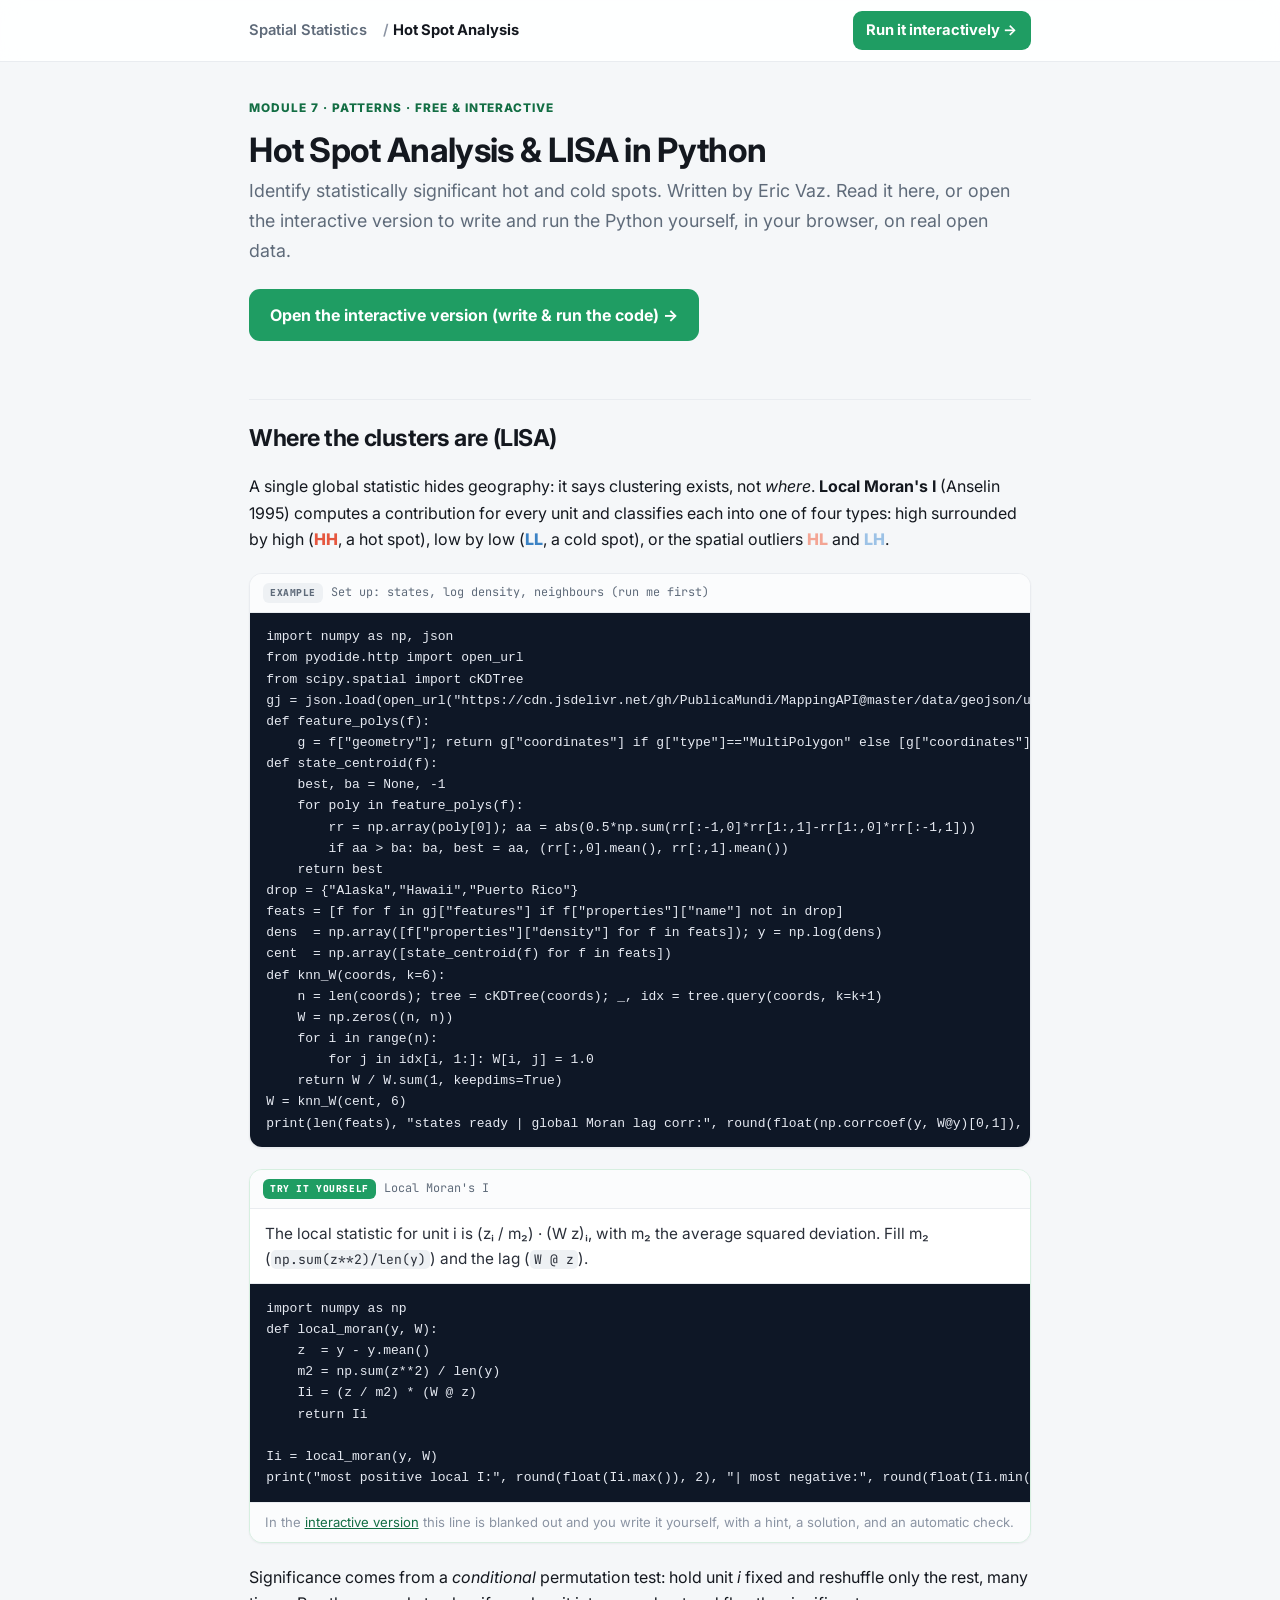
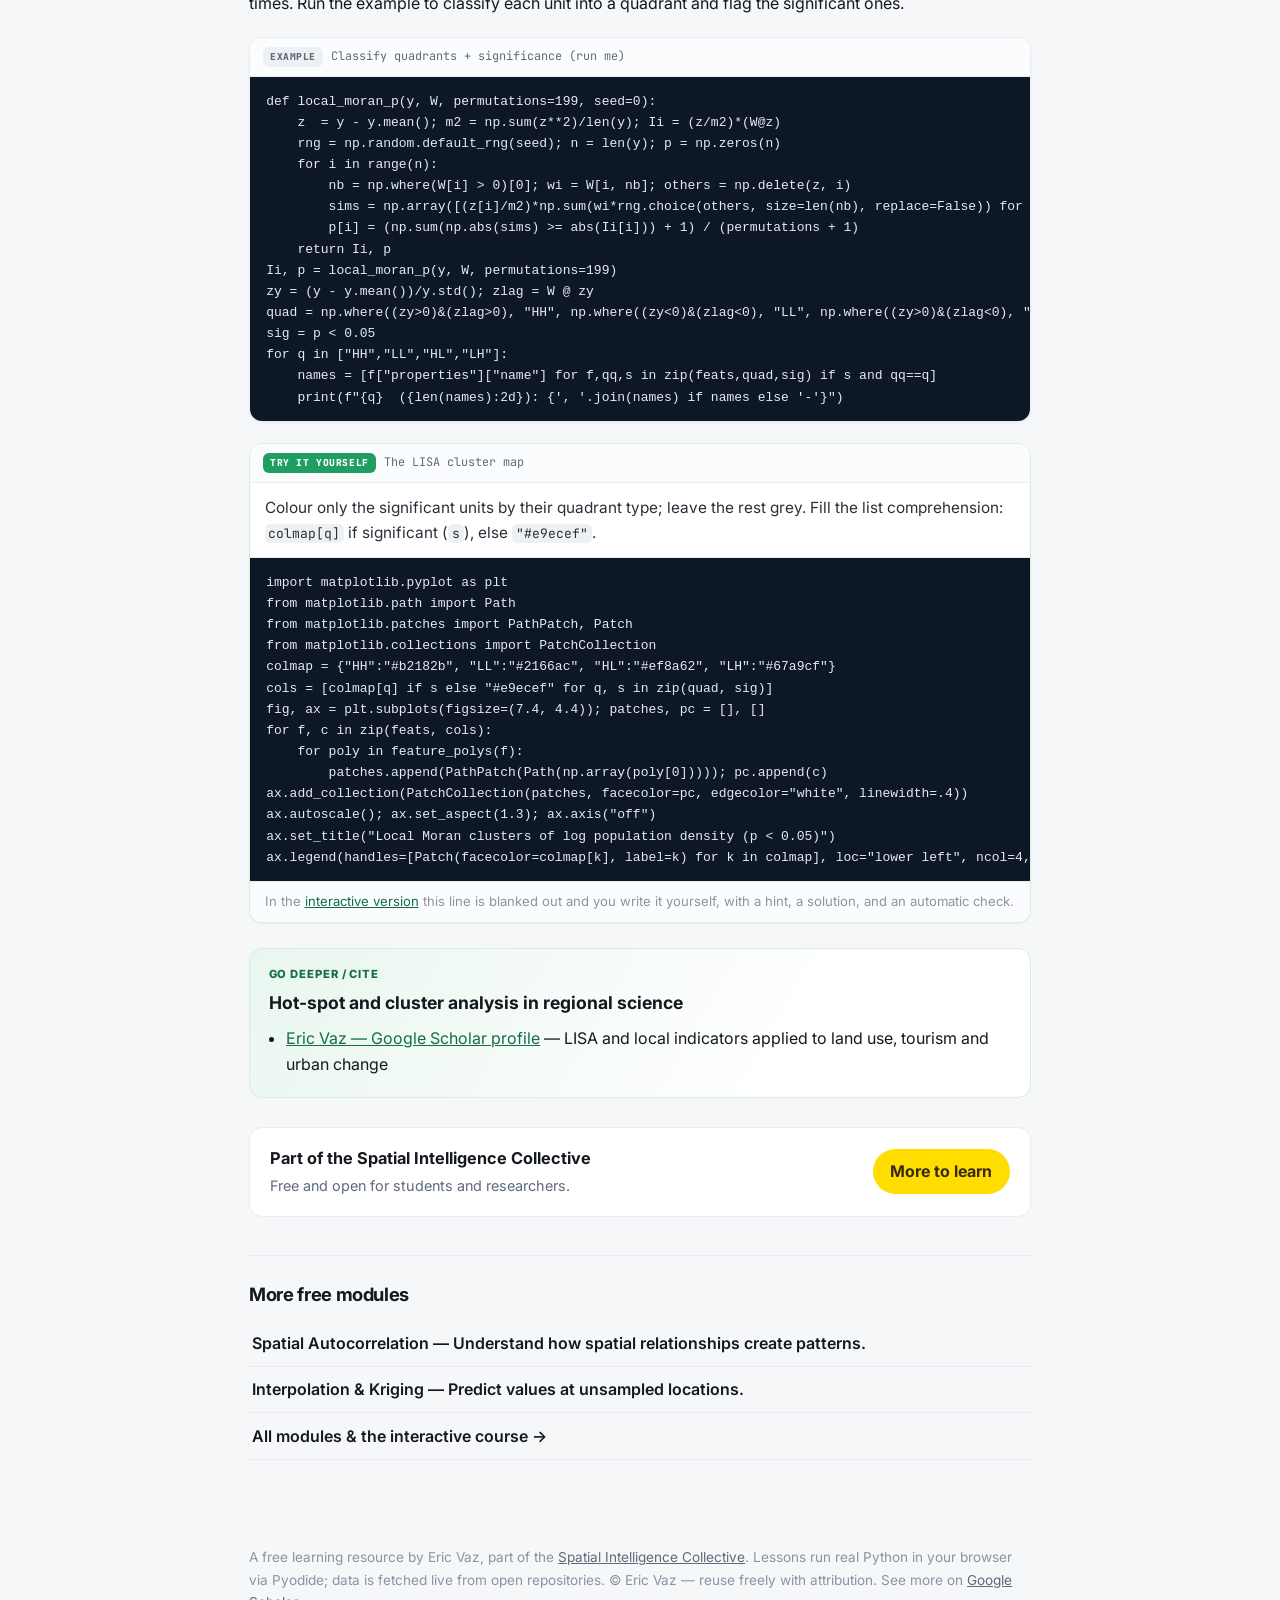
<file: spatstat/hot-spot-analysis/index.html>
<!doctype html>
<html lang="en">
<head>
<meta charset="utf-8">
<meta name="viewport" content="width=device-width, initial-scale=1">
<title>Hot Spot Analysis &amp; LISA in Python — free tutorial (Local Moran's I)</title>
<meta name="description" content="Learn hot-spot analysis and LISA in Python: compute Local Moran's I, classify HH/LL/HL/LH quadrants, test significance with conditional permutation, and draw a LISA cluster map of significant hot and cold spots. Free and interactive.">
<meta name="keywords" content="LISA cluster map, local Moran's I python, hot spot analysis python, cold spot, Anselin local indicators of spatial association, LISA python, cluster and outlier analysis">
<meta name="author" content="Eric Vaz">
<link rel="canonical" href="https://lab.spatialintelligence.network/spatstat/hot-spot-analysis/">
<meta property="og:type" content="article">
<meta property="og:url" content="https://lab.spatialintelligence.network/spatstat/hot-spot-analysis/">
<meta property="og:title" content="Hot Spot Analysis &amp; LISA in Python — free tutorial (Local Moran's I)">
<meta property="og:description" content="Learn hot-spot analysis and LISA in Python: compute Local Moran's I, classify HH/LL/HL/LH quadrants, test significance with conditional permutation, and draw a LISA cluster map of significant hot and cold spots. Free and interactive.">
<meta property="og:site_name" content="SIC Lab · Spatial Intelligence Collective">
<meta property="og:image" content="https://spatialintelligence.network/assets/art/og-sic.jpg">
<meta name="twitter:card" content="summary_large_image">
<meta name="twitter:title" content="Hot Spot Analysis &amp; LISA in Python — free tutorial (Local Moran's I)">
<meta name="twitter:description" content="Learn hot-spot analysis and LISA in Python: compute Local Moran's I, classify HH/LL/HL/LH quadrants, test significance with conditional permutation, and draw a LISA cluster map of significant hot and cold spots. Free and interactive.">
<meta name="twitter:image" content="https://spatialintelligence.network/assets/art/og-sic.jpg">
<link rel="preconnect" href="https://fonts.googleapis.com">
<link rel="preconnect" href="https://fonts.gstatic.com" crossorigin>
<link href="https://fonts.googleapis.com/css2?family=Inter:wght@400;500;600;700;800&family=JetBrains+Mono:wght@400;500&display=swap" rel="stylesheet">
<script type="application/ld+json">{"@context":"https://schema.org","@graph":[{"@type":"Person","@id":"https://spatialintelligence.network/people/#eric-vaz","name":"Eric Vaz","url":"https://spatialintelligence.network/people/#eric-vaz","jobTitle":"Full Professor of Geography and Environmental Studies","affiliation":{"@type":"CollegeOrUniversity","name":"Toronto Metropolitan University"},"sameAs":["https://scholar.google.com/citations?user=EfpbSEYAAAAJ&hl=en","https://orcid.org/0000-0003-1738-2677","https://www.linkedin.com/in/ericnvaz","https://open.spotify.com/show/0ECGFXqx3F9GSlr7YksOAo","https://podcasts.apple.com/ca/podcast/geography-of-opportunity/id1851837987","https://ericvazshow.substack.com/"]},{"@type":"LearningResource","@id":"https://lab.spatialintelligence.network/spatstat/hot-spot-analysis/#resource","name":"Hot Spot Analysis & LISA in Python — free tutorial (Local Moran's I)","description":"Learn hot-spot analysis and LISA in Python: compute Local Moran's I, classify HH/LL/HL/LH quadrants, test significance with conditional permutation, and draw a LISA cluster map of significant hot and cold spots. Free and interactive.","url":"https://lab.spatialintelligence.network/spatstat/hot-spot-analysis/","inLanguage":"en","isAccessibleForFree":true,"learningResourceType":"tutorial","teaches":["Where the clusters are (LISA)"],"isPartOf":{"@id":"https://lab.spatialintelligence.network/spatstat/#course"},"author":{"@id":"https://spatialintelligence.network/people/#eric-vaz"}},{"@type":"BreadcrumbList","itemListElement":[{"@type":"ListItem","position":1,"name":"Spatial Statistics","item":"https://lab.spatialintelligence.network/spatstat/"},{"@type":"ListItem","position":2,"name":"Hot Spot Analysis","item":"https://lab.spatialintelligence.network/spatstat/hot-spot-analysis/"}]}]}</script>
<style>*{box-sizing:border-box}
:root{--green:#1f9d63;--green-700:#136e44;--green-50:#e9f6ef;--green-100:#d6efe0;--ink:#14181f;--ink-2:#2a2f39;--gray:#5f6b7a;--muted:#8b94a3;--bg:#f5f7f9;--card:#fff;--line:#e9ecf0;--term-bg:#0e1726;--term-fg:#e6eaf2;--sans:"Inter",system-ui,-apple-system,Segoe UI,Roboto,sans-serif;--mono:"JetBrains Mono",ui-monospace,SFMono-Regular,Menlo,monospace}
body{margin:0;background:var(--bg);color:var(--ink);font-family:var(--sans);font-size:16px;line-height:1.65;-webkit-font-smoothing:antialiased}
a{color:var(--green-700)}
.bar{position:sticky;top:0;z-index:5;background:rgba(255,255,255,.9);backdrop-filter:blur(10px);border-bottom:1px solid var(--line)}
.bar-in{max-width:820px;margin:0 auto;padding:.7rem 1.2rem;display:flex;align-items:center;gap:1rem;font-weight:600;font-size:.92rem}
.bar a{color:var(--gray);text-decoration:none}.bar a:hover{color:var(--green-700)}
.bar .crumb{flex:1;color:var(--muted)}.bar .crumb b{color:var(--ink)}
.bar .run{background:var(--green);color:#fff;border-radius:9px;padding:.45rem .85rem;font-weight:700;white-space:nowrap}
main{max-width:820px;margin:0 auto;padding:1.6rem 1.2rem 4rem}
.eyebrow{color:var(--green-700);font-weight:800;font-size:.74rem;letter-spacing:.08em;text-transform:uppercase}
h1{font-size:2.1rem;letter-spacing:-.02em;margin:.3rem 0 .5rem;line-height:1.12}
h2{font-size:1.45rem;letter-spacing:-.02em;margin:2.2rem 0 .4rem;padding-top:1.2rem;border-top:1px solid var(--line)}
h3{font-size:1.1rem;margin:1.2rem 0 .3rem}
.lede{font-size:1.12rem;color:var(--gray);margin:.2rem 0 1.2rem}
.cta{display:inline-flex;align-items:center;gap:.5rem;background:var(--green);color:#fff;font-weight:700;text-decoration:none;border-radius:11px;padding:.8rem 1.3rem;margin:.3rem 0 1.4rem}
.cta:hover{background:var(--green-700)}
.prose{margin:.9rem 0}.prose code{font-family:var(--mono);font-size:.86em;background:#eef1f4;padding:.06em .35em;border-radius:5px;color:#28415f}
.prose ul{padding-left:1.2rem}
.aside{border-left:3px solid var(--green);background:var(--green-50);padding:.7rem 1rem;border-radius:0 10px 10px 0;margin:1.2rem 0;color:var(--ink-2)}
.aside strong{color:var(--green-700)}
.hh{color:#e5573f;font-weight:800}.ll{color:#3b82c4;font-weight:800}.hl{color:#f3a594;font-weight:800}.lh{color:#9cc2e6;font-weight:800}
figure.code{margin:1.3rem 0;border:1px solid var(--line);border-radius:13px;overflow:hidden;background:#fff;box-shadow:0 1px 2px rgba(16,24,40,.05)}
figure.code.ex{border-color:var(--green-100)}
figcaption{font-family:var(--mono);font-size:.74rem;color:var(--gray);padding:.55rem .8rem;background:#fbfcfd;border-bottom:1px solid var(--line)}
.tag{display:inline-block;font-size:.6rem;font-weight:800;text-transform:uppercase;letter-spacing:.06em;padding:.13rem .44rem;border-radius:6px;margin-right:.5rem;background:#eef1f4;color:#5f6b7a}
.tag-task{background:var(--green);color:#fff}
.ex-prompt{padding:.75rem .9rem;font-size:.96rem;color:var(--ink-2);border-bottom:1px solid var(--line)}
.ex-prompt code{font-family:var(--mono);font-size:.85em;background:#eef1f4;padding:.05em .3em;border-radius:5px}
pre{margin:0;padding:.85rem 1rem;background:var(--term-bg);color:var(--term-fg);overflow-x:auto;font-family:var(--mono);font-size:13px;line-height:1.55}
.ex-note{margin:0;padding:.55rem .9rem;font-size:.82rem;color:var(--muted);background:#fbfcfd;border-top:1px solid var(--line)}
.further{border:1px solid var(--green-100);background:linear-gradient(120deg,var(--green-50),#fff 70%);border-radius:13px;padding:1rem 1.15rem;margin:1.6rem 0}
.further .ey{font-size:.7rem;font-weight:800;text-transform:uppercase;letter-spacing:.08em;color:var(--green-700)}
.further h3{margin:.25rem 0 .5rem}.further ul{margin:.2rem 0;padding-left:1.1rem}
.more{margin-top:2.4rem;border-top:1px solid var(--line);padding-top:1.4rem}
.more h2{border:0;padding:0;margin:0 0 .7rem;font-size:1.15rem}
.more a{display:block;padding:.6rem .2rem;text-decoration:none;color:var(--ink);font-weight:600;border-bottom:1px solid var(--line)}
.more a:hover{color:var(--green-700)}
.coffee{display:flex;gap:1rem;align-items:center;flex-wrap:wrap;justify-content:space-between;margin-top:1.8rem;padding:1.1rem 1.25rem;border:1px solid var(--line);border-radius:13px;background:#fff}
.coffee b{font-size:1.02rem}.coffee span{display:block;color:var(--gray);font-weight:400;font-size:.9rem;margin-top:.15rem}
.coffee a{display:inline-flex;gap:.5rem;align-items:center;font-weight:700;background:#ffdd00;color:#3a2a12;border-radius:999px;padding:.6rem 1.1rem;text-decoration:none;white-space:nowrap}
.coffee a:hover{filter:brightness(.96)}
footer{max-width:820px;margin:0 auto;padding:1.4rem 1.2rem 3rem;color:var(--muted);font-size:.85rem}
footer a{color:var(--gray)}</style>
</head>
<body>
<div class="bar"><div class="bar-in">
  <a href="/spatstat/">Spatial Statistics</a>
  <span class="crumb">/ <b>Hot Spot Analysis</b></span>
  <a class="run" href="/spatstat/#/module/hot-spot-analysis">Run it interactively →</a>
</div></div>
<main>
  <p class="eyebrow">Module 7 · Patterns · Free &amp; interactive</p>
  <h1>Hot Spot Analysis &amp; LISA in Python</h1>
  <p class="lede">Identify statistically significant hot and cold spots. Written by Eric Vaz. Read it here, or open the interactive version to write and run the Python yourself, in your browser, on real open data.</p>
  <a class="cta" href="/spatstat/#/module/hot-spot-analysis">Open the interactive version (write &amp; run the code) →</a>
  <section><h2>Where the clusters are (LISA)</h2><div class="prose"><p>A single global statistic hides geography: it says clustering exists, not <em>where</em>. <strong>Local Moran's I</strong> (Anselin 1995) computes a contribution for every unit and classifies each into one of four types: high surrounded by high (<span class="hh">HH</span>, a hot spot), low by low (<span class="ll">LL</span>, a cold spot), or the spatial outliers <span class="hl">HL</span> and <span class="lh">LH</span>.</p></div>
<figure class="code"><figcaption><span class="tag">Example</span>Set up: states, log density, neighbours (run me first)</figcaption><pre><code>import numpy as np, json
from pyodide.http import open_url
from scipy.spatial import cKDTree
gj = json.load(open_url("https://cdn.jsdelivr.net/gh/PublicaMundi/MappingAPI@master/data/geojson/us-states.json"))
def feature_polys(f):
    g = f["geometry"]; return g["coordinates"] if g["type"]=="MultiPolygon" else [g["coordinates"]]
def state_centroid(f):
    best, ba = None, -1
    for poly in feature_polys(f):
        rr = np.array(poly[0]); aa = abs(0.5*np.sum(rr[:-1,0]*rr[1:,1]-rr[1:,0]*rr[:-1,1]))
        if aa &gt; ba: ba, best = aa, (rr[:,0].mean(), rr[:,1].mean())
    return best
drop = {"Alaska","Hawaii","Puerto Rico"}
feats = [f for f in gj["features"] if f["properties"]["name"] not in drop]
dens  = np.array([f["properties"]["density"] for f in feats]); y = np.log(dens)
cent  = np.array([state_centroid(f) for f in feats])
def knn_W(coords, k=6):
    n = len(coords); tree = cKDTree(coords); _, idx = tree.query(coords, k=k+1)
    W = np.zeros((n, n))
    for i in range(n):
        for j in idx[i, 1:]: W[i, j] = 1.0
    return W / W.sum(1, keepdims=True)
W = knn_W(cent, 6)
print(len(feats), "states ready | global Moran lag corr:", round(float(np.corrcoef(y, W@y)[0,1]), 3))</code></pre></figure>
<figure class="code ex"><figcaption><span class="tag tag-task">Try it yourself</span>Local Moran's I</figcaption>
      <div class="ex-prompt">The local statistic for unit i is (z&#7522; / m&#8322;) &middot; (W z)&#7522;, with m&#8322; the average squared deviation. Fill m&#8322; (<code>np.sum(z**2)/len(y)</code>) and the lag (<code>W @ z</code>).</div>
      <pre><code>import numpy as np
def local_moran(y, W):
    z  = y - y.mean()
    m2 = np.sum(z**2) / len(y)
    Ii = (z / m2) * (W @ z)
    return Ii

Ii = local_moran(y, W)
print("most positive local I:", round(float(Ii.max()), 2), "| most negative:", round(float(Ii.min()), 2))</code></pre>
      <p class="ex-note">In the <a href="/spatstat/#/module/hot-spot-analysis">interactive version</a> this line is blanked out and you write it yourself, with a hint, a solution, and an automatic check.</p></figure>
<div class="prose"><p>Significance comes from a <em>conditional</em> permutation test: hold unit <em>i</em> fixed and reshuffle only the rest, many times. Run the example to classify each unit into a quadrant and flag the significant ones.</p></div>
<figure class="code"><figcaption><span class="tag">Example</span>Classify quadrants + significance (run me)</figcaption><pre><code>def local_moran_p(y, W, permutations=199, seed=0):
    z  = y - y.mean(); m2 = np.sum(z**2)/len(y); Ii = (z/m2)*(W@z)
    rng = np.random.default_rng(seed); n = len(y); p = np.zeros(n)
    for i in range(n):
        nb = np.where(W[i] &gt; 0)[0]; wi = W[i, nb]; others = np.delete(z, i)
        sims = np.array([(z[i]/m2)*np.sum(wi*rng.choice(others, size=len(nb), replace=False)) for _ in range(permutations)])
        p[i] = (np.sum(np.abs(sims) &gt;= abs(Ii[i])) + 1) / (permutations + 1)
    return Ii, p
Ii, p = local_moran_p(y, W, permutations=199)
zy = (y - y.mean())/y.std(); zlag = W @ zy
quad = np.where((zy&gt;0)&amp;(zlag&gt;0), "HH", np.where((zy&lt;0)&amp;(zlag&lt;0), "LL", np.where((zy&gt;0)&amp;(zlag&lt;0), "HL", "LH")))
sig = p &lt; 0.05
for q in ["HH","LL","HL","LH"]:
    names = [f["properties"]["name"] for f,qq,s in zip(feats,quad,sig) if s and qq==q]
    print(f"{q}  ({len(names):2d}): {', '.join(names) if names else '-'}")</code></pre></figure>
<figure class="code ex"><figcaption><span class="tag tag-task">Try it yourself</span>The LISA cluster map</figcaption>
      <div class="ex-prompt">Colour only the significant units by their quadrant type; leave the rest grey. Fill the list comprehension: <code>colmap[q]</code> if significant (<code>s</code>), else <code>"#e9ecef"</code>.</div>
      <pre><code>import matplotlib.pyplot as plt
from matplotlib.path import Path
from matplotlib.patches import PathPatch, Patch
from matplotlib.collections import PatchCollection
colmap = {"HH":"#b2182b", "LL":"#2166ac", "HL":"#ef8a62", "LH":"#67a9cf"}
cols = [colmap[q] if s else "#e9ecef" for q, s in zip(quad, sig)]
fig, ax = plt.subplots(figsize=(7.4, 4.4)); patches, pc = [], []
for f, c in zip(feats, cols):
    for poly in feature_polys(f):
        patches.append(PathPatch(Path(np.array(poly[0])))); pc.append(c)
ax.add_collection(PatchCollection(patches, facecolor=pc, edgecolor="white", linewidth=.4))
ax.autoscale(); ax.set_aspect(1.3); ax.axis("off")
ax.set_title("Local Moran clusters of log population density (p &lt; 0.05)")
ax.legend(handles=[Patch(facecolor=colmap[k], label=k) for k in colmap], loc="lower left", ncol=4, fontsize=8, frameon=False)</code></pre>
      <p class="ex-note">In the <a href="/spatstat/#/module/hot-spot-analysis">interactive version</a> this line is blanked out and you write it yourself, with a hint, a solution, and an automatic check.</p></figure>
<div class="further"><div class="ey">Go deeper / cite</div><h3>Hot-spot and cluster analysis in regional science</h3><ul><li><a href="https://scholar.google.com/citations?user=EfpbSEYAAAAJ&hl=en" target="_blank" rel="noopener">Eric Vaz — Google Scholar profile</a> — LISA and local indicators applied to land use, tourism and urban change</li></ul></div></section>
  <div class="coffee"><div><b>Part of the Spatial Intelligence Collective</b><span>Free and open for students and researchers.</span></div><a href="https://spatialintelligence.network/learn/">More to learn</a></div>
  <div class="more"><h2>More free modules</h2><a href="/spatstat/spatial-autocorrelation/">Spatial Autocorrelation — Understand how spatial relationships create patterns.</a><a href="/spatstat/interpolation/">Interpolation &amp; Kriging — Predict values at unsampled locations.</a><a href="/spatstat/">All modules &amp; the interactive course →</a></div>
</main>
<footer>A free learning resource by Eric Vaz, part of the <a href="https://spatialintelligence.network/">Spatial Intelligence Collective</a>. Lessons run real Python in your browser via Pyodide; data is fetched live from open repositories. &copy; Eric Vaz — reuse freely with attribution. See more on <a href="https://scholar.google.com/citations?user=EfpbSEYAAAAJ&hl=en">Google Scholar</a>.</footer>
</body>
</html>
</file>
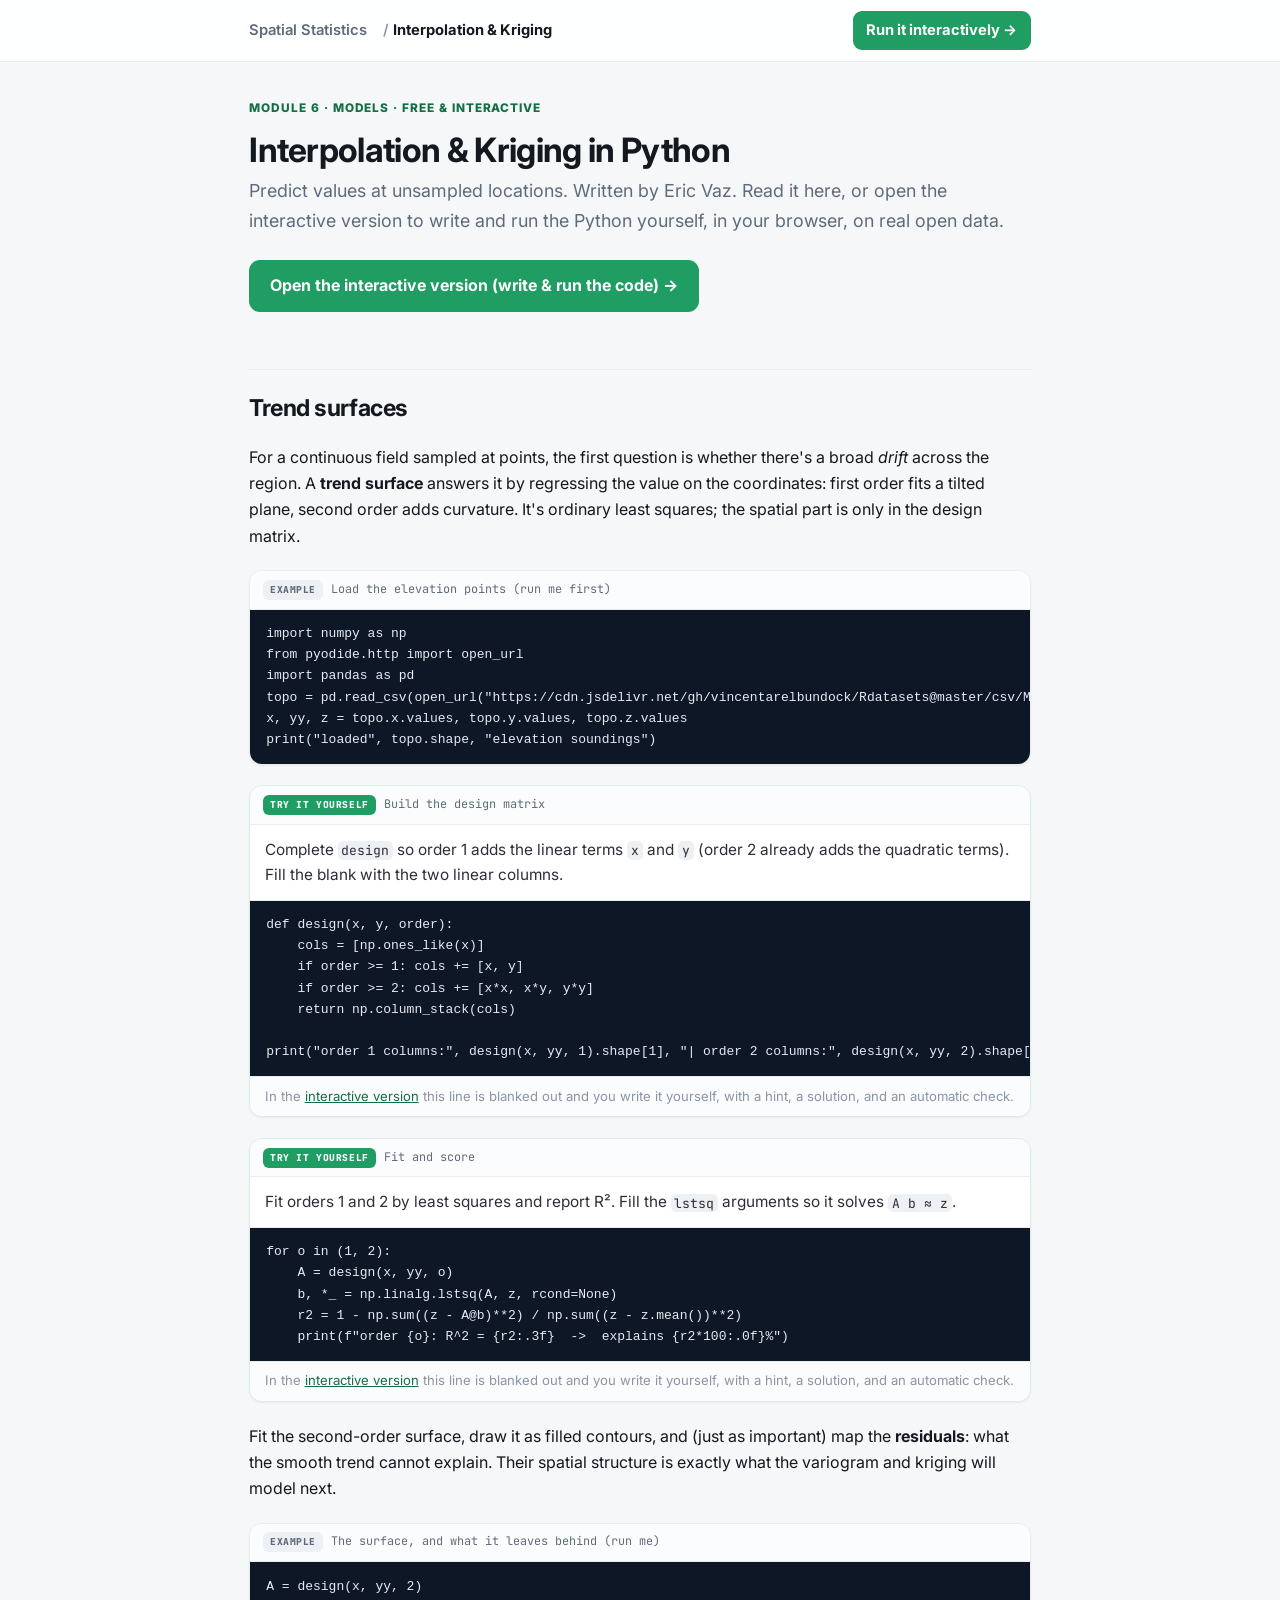
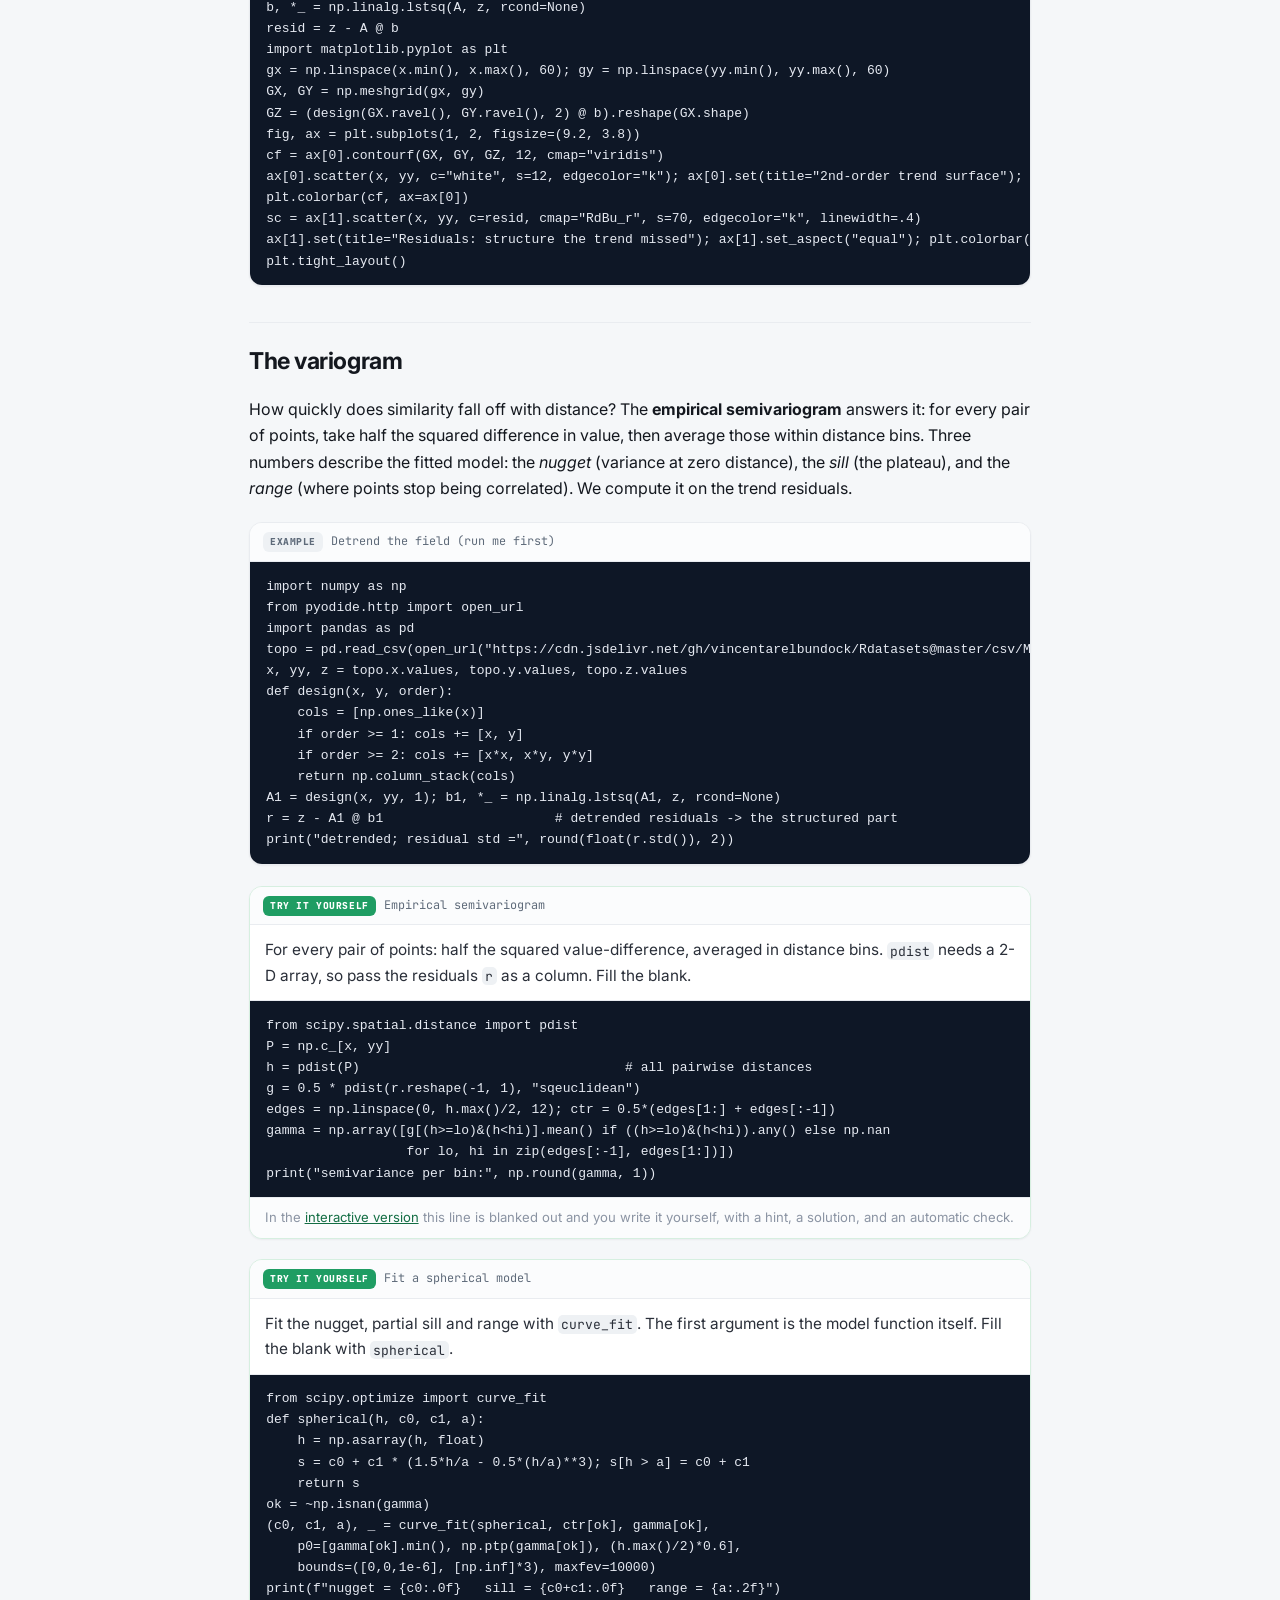
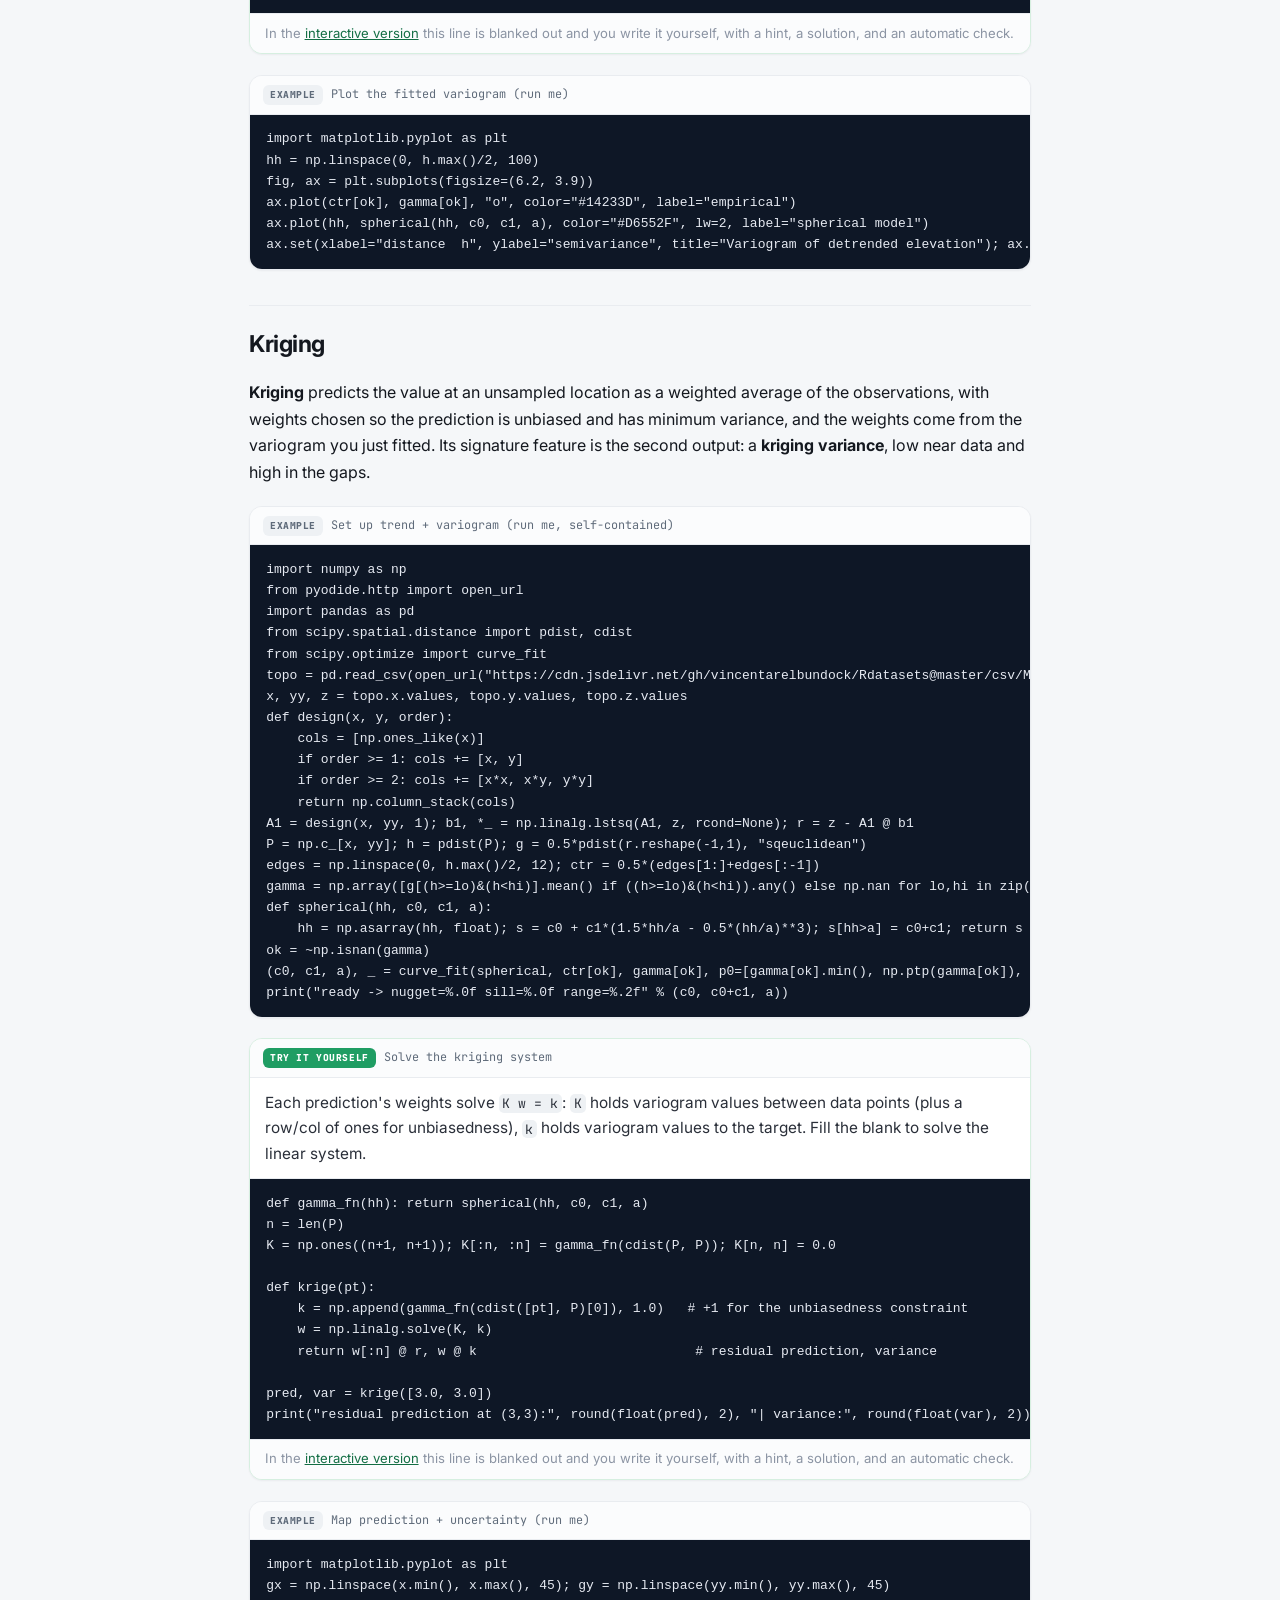
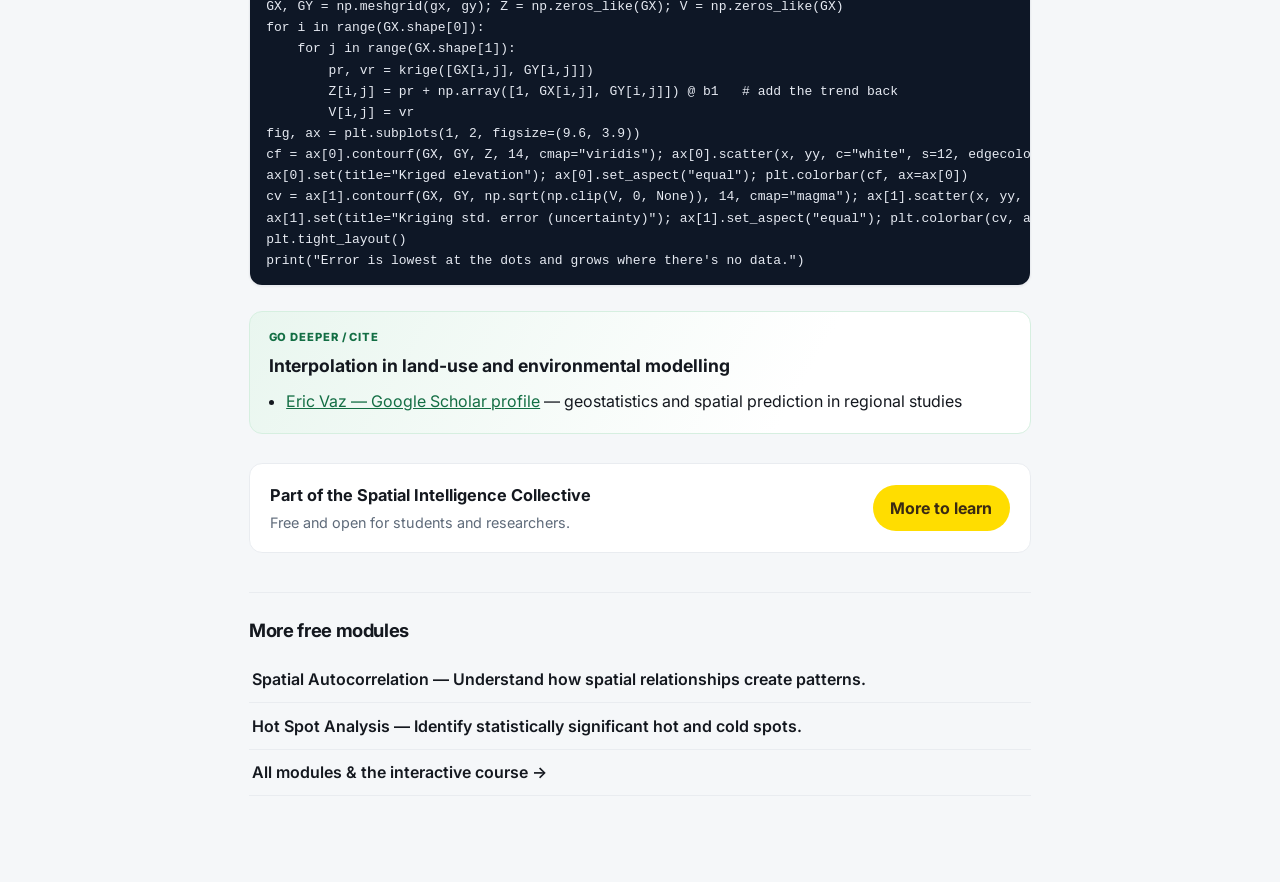
<file: spatstat/interpolation/index.html>
<!doctype html>
<html lang="en">
<head>
<meta charset="utf-8">
<meta name="viewport" content="width=device-width, initial-scale=1">
<title>Interpolation &amp; Kriging in Python — free tutorial (variograms, ordinary kriging)</title>
<meta name="description" content="Learn kriging in Python: fit trend surfaces, compute an empirical semivariogram, fit a spherical model (nugget, sill, range), and solve the ordinary kriging system with an uncertainty map. Free, interactive, runs in your browser.">
<meta name="keywords" content="kriging python tutorial, ordinary kriging python, variogram python, semivariogram python, trend surface, geostatistics python, spatial interpolation python, nugget sill range">
<meta name="author" content="Eric Vaz">
<link rel="canonical" href="https://lab.spatialintelligence.network/spatstat/interpolation/">
<meta property="og:type" content="article">
<meta property="og:url" content="https://lab.spatialintelligence.network/spatstat/interpolation/">
<meta property="og:title" content="Interpolation &amp; Kriging in Python — free tutorial (variograms, ordinary kriging)">
<meta property="og:description" content="Learn kriging in Python: fit trend surfaces, compute an empirical semivariogram, fit a spherical model (nugget, sill, range), and solve the ordinary kriging system with an uncertainty map. Free, interactive, runs in your browser.">
<meta property="og:site_name" content="SIC Lab · Spatial Intelligence Collective">
<meta property="og:image" content="https://spatialintelligence.network/assets/art/og-sic.jpg">
<meta name="twitter:card" content="summary_large_image">
<meta name="twitter:title" content="Interpolation &amp; Kriging in Python — free tutorial (variograms, ordinary kriging)">
<meta name="twitter:description" content="Learn kriging in Python: fit trend surfaces, compute an empirical semivariogram, fit a spherical model (nugget, sill, range), and solve the ordinary kriging system with an uncertainty map. Free, interactive, runs in your browser.">
<meta name="twitter:image" content="https://spatialintelligence.network/assets/art/og-sic.jpg">
<link rel="preconnect" href="https://fonts.googleapis.com">
<link rel="preconnect" href="https://fonts.gstatic.com" crossorigin>
<link href="https://fonts.googleapis.com/css2?family=Inter:wght@400;500;600;700;800&family=JetBrains+Mono:wght@400;500&display=swap" rel="stylesheet">
<script type="application/ld+json">{"@context":"https://schema.org","@graph":[{"@type":"Person","@id":"https://spatialintelligence.network/people/#eric-vaz","name":"Eric Vaz","url":"https://spatialintelligence.network/people/#eric-vaz","jobTitle":"Full Professor of Geography and Environmental Studies","affiliation":{"@type":"CollegeOrUniversity","name":"Toronto Metropolitan University"},"sameAs":["https://scholar.google.com/citations?user=EfpbSEYAAAAJ&hl=en","https://orcid.org/0000-0003-1738-2677","https://www.linkedin.com/in/ericnvaz","https://open.spotify.com/show/0ECGFXqx3F9GSlr7YksOAo","https://podcasts.apple.com/ca/podcast/geography-of-opportunity/id1851837987","https://ericvazshow.substack.com/"]},{"@type":"LearningResource","@id":"https://lab.spatialintelligence.network/spatstat/interpolation/#resource","name":"Interpolation & Kriging in Python — free tutorial (variograms, ordinary kriging)","description":"Learn kriging in Python: fit trend surfaces, compute an empirical semivariogram, fit a spherical model (nugget, sill, range), and solve the ordinary kriging system with an uncertainty map. Free, interactive, runs in your browser.","url":"https://lab.spatialintelligence.network/spatstat/interpolation/","inLanguage":"en","isAccessibleForFree":true,"learningResourceType":"tutorial","teaches":["Trend surfaces","The variogram","Kriging"],"isPartOf":{"@id":"https://lab.spatialintelligence.network/spatstat/#course"},"author":{"@id":"https://spatialintelligence.network/people/#eric-vaz"}},{"@type":"BreadcrumbList","itemListElement":[{"@type":"ListItem","position":1,"name":"Spatial Statistics","item":"https://lab.spatialintelligence.network/spatstat/"},{"@type":"ListItem","position":2,"name":"Interpolation & Kriging","item":"https://lab.spatialintelligence.network/spatstat/interpolation/"}]}]}</script>
<style>*{box-sizing:border-box}
:root{--green:#1f9d63;--green-700:#136e44;--green-50:#e9f6ef;--green-100:#d6efe0;--ink:#14181f;--ink-2:#2a2f39;--gray:#5f6b7a;--muted:#8b94a3;--bg:#f5f7f9;--card:#fff;--line:#e9ecf0;--term-bg:#0e1726;--term-fg:#e6eaf2;--sans:"Inter",system-ui,-apple-system,Segoe UI,Roboto,sans-serif;--mono:"JetBrains Mono",ui-monospace,SFMono-Regular,Menlo,monospace}
body{margin:0;background:var(--bg);color:var(--ink);font-family:var(--sans);font-size:16px;line-height:1.65;-webkit-font-smoothing:antialiased}
a{color:var(--green-700)}
.bar{position:sticky;top:0;z-index:5;background:rgba(255,255,255,.9);backdrop-filter:blur(10px);border-bottom:1px solid var(--line)}
.bar-in{max-width:820px;margin:0 auto;padding:.7rem 1.2rem;display:flex;align-items:center;gap:1rem;font-weight:600;font-size:.92rem}
.bar a{color:var(--gray);text-decoration:none}.bar a:hover{color:var(--green-700)}
.bar .crumb{flex:1;color:var(--muted)}.bar .crumb b{color:var(--ink)}
.bar .run{background:var(--green);color:#fff;border-radius:9px;padding:.45rem .85rem;font-weight:700;white-space:nowrap}
main{max-width:820px;margin:0 auto;padding:1.6rem 1.2rem 4rem}
.eyebrow{color:var(--green-700);font-weight:800;font-size:.74rem;letter-spacing:.08em;text-transform:uppercase}
h1{font-size:2.1rem;letter-spacing:-.02em;margin:.3rem 0 .5rem;line-height:1.12}
h2{font-size:1.45rem;letter-spacing:-.02em;margin:2.2rem 0 .4rem;padding-top:1.2rem;border-top:1px solid var(--line)}
h3{font-size:1.1rem;margin:1.2rem 0 .3rem}
.lede{font-size:1.12rem;color:var(--gray);margin:.2rem 0 1.2rem}
.cta{display:inline-flex;align-items:center;gap:.5rem;background:var(--green);color:#fff;font-weight:700;text-decoration:none;border-radius:11px;padding:.8rem 1.3rem;margin:.3rem 0 1.4rem}
.cta:hover{background:var(--green-700)}
.prose{margin:.9rem 0}.prose code{font-family:var(--mono);font-size:.86em;background:#eef1f4;padding:.06em .35em;border-radius:5px;color:#28415f}
.prose ul{padding-left:1.2rem}
.aside{border-left:3px solid var(--green);background:var(--green-50);padding:.7rem 1rem;border-radius:0 10px 10px 0;margin:1.2rem 0;color:var(--ink-2)}
.aside strong{color:var(--green-700)}
.hh{color:#e5573f;font-weight:800}.ll{color:#3b82c4;font-weight:800}.hl{color:#f3a594;font-weight:800}.lh{color:#9cc2e6;font-weight:800}
figure.code{margin:1.3rem 0;border:1px solid var(--line);border-radius:13px;overflow:hidden;background:#fff;box-shadow:0 1px 2px rgba(16,24,40,.05)}
figure.code.ex{border-color:var(--green-100)}
figcaption{font-family:var(--mono);font-size:.74rem;color:var(--gray);padding:.55rem .8rem;background:#fbfcfd;border-bottom:1px solid var(--line)}
.tag{display:inline-block;font-size:.6rem;font-weight:800;text-transform:uppercase;letter-spacing:.06em;padding:.13rem .44rem;border-radius:6px;margin-right:.5rem;background:#eef1f4;color:#5f6b7a}
.tag-task{background:var(--green);color:#fff}
.ex-prompt{padding:.75rem .9rem;font-size:.96rem;color:var(--ink-2);border-bottom:1px solid var(--line)}
.ex-prompt code{font-family:var(--mono);font-size:.85em;background:#eef1f4;padding:.05em .3em;border-radius:5px}
pre{margin:0;padding:.85rem 1rem;background:var(--term-bg);color:var(--term-fg);overflow-x:auto;font-family:var(--mono);font-size:13px;line-height:1.55}
.ex-note{margin:0;padding:.55rem .9rem;font-size:.82rem;color:var(--muted);background:#fbfcfd;border-top:1px solid var(--line)}
.further{border:1px solid var(--green-100);background:linear-gradient(120deg,var(--green-50),#fff 70%);border-radius:13px;padding:1rem 1.15rem;margin:1.6rem 0}
.further .ey{font-size:.7rem;font-weight:800;text-transform:uppercase;letter-spacing:.08em;color:var(--green-700)}
.further h3{margin:.25rem 0 .5rem}.further ul{margin:.2rem 0;padding-left:1.1rem}
.more{margin-top:2.4rem;border-top:1px solid var(--line);padding-top:1.4rem}
.more h2{border:0;padding:0;margin:0 0 .7rem;font-size:1.15rem}
.more a{display:block;padding:.6rem .2rem;text-decoration:none;color:var(--ink);font-weight:600;border-bottom:1px solid var(--line)}
.more a:hover{color:var(--green-700)}
.coffee{display:flex;gap:1rem;align-items:center;flex-wrap:wrap;justify-content:space-between;margin-top:1.8rem;padding:1.1rem 1.25rem;border:1px solid var(--line);border-radius:13px;background:#fff}
.coffee b{font-size:1.02rem}.coffee span{display:block;color:var(--gray);font-weight:400;font-size:.9rem;margin-top:.15rem}
.coffee a{display:inline-flex;gap:.5rem;align-items:center;font-weight:700;background:#ffdd00;color:#3a2a12;border-radius:999px;padding:.6rem 1.1rem;text-decoration:none;white-space:nowrap}
.coffee a:hover{filter:brightness(.96)}
footer{max-width:820px;margin:0 auto;padding:1.4rem 1.2rem 3rem;color:var(--muted);font-size:.85rem}
footer a{color:var(--gray)}</style>
</head>
<body>
<div class="bar"><div class="bar-in">
  <a href="/spatstat/">Spatial Statistics</a>
  <span class="crumb">/ <b>Interpolation &amp; Kriging</b></span>
  <a class="run" href="/spatstat/#/module/interpolation">Run it interactively →</a>
</div></div>
<main>
  <p class="eyebrow">Module 6 · Models · Free &amp; interactive</p>
  <h1>Interpolation &amp; Kriging in Python</h1>
  <p class="lede">Predict values at unsampled locations. Written by Eric Vaz. Read it here, or open the interactive version to write and run the Python yourself, in your browser, on real open data.</p>
  <a class="cta" href="/spatstat/#/module/interpolation">Open the interactive version (write &amp; run the code) →</a>
  <section><h2>Trend surfaces</h2><div class="prose"><p>For a continuous field sampled at points, the first question is whether there's a broad <em>drift</em> across the region. A <strong>trend surface</strong> answers it by regressing the value on the coordinates: first order fits a tilted plane, second order adds curvature. It's ordinary least squares; the spatial part is only in the design matrix.</p></div>
<figure class="code"><figcaption><span class="tag">Example</span>Load the elevation points (run me first)</figcaption><pre><code>import numpy as np
from pyodide.http import open_url
import pandas as pd
topo = pd.read_csv(open_url("https://cdn.jsdelivr.net/gh/vincentarelbundock/Rdatasets@master/csv/MASS/topo.csv"))[["x","y","z"]]
x, yy, z = topo.x.values, topo.y.values, topo.z.values
print("loaded", topo.shape, "elevation soundings")</code></pre></figure>
<figure class="code ex"><figcaption><span class="tag tag-task">Try it yourself</span>Build the design matrix</figcaption>
      <div class="ex-prompt">Complete <code>design</code> so order 1 adds the linear terms <code>x</code> and <code>y</code> (order 2 already adds the quadratic terms). Fill the blank with the two linear columns.</div>
      <pre><code>def design(x, y, order):
    cols = [np.ones_like(x)]
    if order &gt;= 1: cols += [x, y]
    if order &gt;= 2: cols += [x*x, x*y, y*y]
    return np.column_stack(cols)

print("order 1 columns:", design(x, yy, 1).shape[1], "| order 2 columns:", design(x, yy, 2).shape[1])</code></pre>
      <p class="ex-note">In the <a href="/spatstat/#/module/interpolation">interactive version</a> this line is blanked out and you write it yourself, with a hint, a solution, and an automatic check.</p></figure>
<figure class="code ex"><figcaption><span class="tag tag-task">Try it yourself</span>Fit and score</figcaption>
      <div class="ex-prompt">Fit orders 1 and 2 by least squares and report R&#178;. Fill the <code>lstsq</code> arguments so it solves <code>A b &asymp; z</code>.</div>
      <pre><code>for o in (1, 2):
    A = design(x, yy, o)
    b, *_ = np.linalg.lstsq(A, z, rcond=None)
    r2 = 1 - np.sum((z - A@b)**2) / np.sum((z - z.mean())**2)
    print(f"order {o}: R^2 = {r2:.3f}  -&gt;  explains {r2*100:.0f}%")</code></pre>
      <p class="ex-note">In the <a href="/spatstat/#/module/interpolation">interactive version</a> this line is blanked out and you write it yourself, with a hint, a solution, and an automatic check.</p></figure>
<div class="prose"><p>Fit the second-order surface, draw it as filled contours, and (just as important) map the <strong>residuals</strong>: what the smooth trend cannot explain. Their spatial structure is exactly what the variogram and kriging will model next.</p></div>
<figure class="code"><figcaption><span class="tag">Example</span>The surface, and what it leaves behind (run me)</figcaption><pre><code>A = design(x, yy, 2)
b, *_ = np.linalg.lstsq(A, z, rcond=None)
resid = z - A @ b
import matplotlib.pyplot as plt
gx = np.linspace(x.min(), x.max(), 60); gy = np.linspace(yy.min(), yy.max(), 60)
GX, GY = np.meshgrid(gx, gy)
GZ = (design(GX.ravel(), GY.ravel(), 2) @ b).reshape(GX.shape)
fig, ax = plt.subplots(1, 2, figsize=(9.2, 3.8))
cf = ax[0].contourf(GX, GY, GZ, 12, cmap="viridis")
ax[0].scatter(x, yy, c="white", s=12, edgecolor="k"); ax[0].set(title="2nd-order trend surface"); ax[0].set_aspect("equal")
plt.colorbar(cf, ax=ax[0])
sc = ax[1].scatter(x, yy, c=resid, cmap="RdBu_r", s=70, edgecolor="k", linewidth=.4)
ax[1].set(title="Residuals: structure the trend missed"); ax[1].set_aspect("equal"); plt.colorbar(sc, ax=ax[1])
plt.tight_layout()</code></pre></figure></section>
<section><h2>The variogram</h2><div class="prose"><p>How quickly does similarity fall off with distance? The <strong>empirical semivariogram</strong> answers it: for every pair of points, take half the squared difference in value, then average those within distance bins. Three numbers describe the fitted model: the <em>nugget</em> (variance at zero distance), the <em>sill</em> (the plateau), and the <em>range</em> (where points stop being correlated). We compute it on the trend residuals.</p></div>
<figure class="code"><figcaption><span class="tag">Example</span>Detrend the field (run me first)</figcaption><pre><code>import numpy as np
from pyodide.http import open_url
import pandas as pd
topo = pd.read_csv(open_url("https://cdn.jsdelivr.net/gh/vincentarelbundock/Rdatasets@master/csv/MASS/topo.csv"))[["x","y","z"]]
x, yy, z = topo.x.values, topo.y.values, topo.z.values
def design(x, y, order):
    cols = [np.ones_like(x)]
    if order &gt;= 1: cols += [x, y]
    if order &gt;= 2: cols += [x*x, x*y, y*y]
    return np.column_stack(cols)
A1 = design(x, yy, 1); b1, *_ = np.linalg.lstsq(A1, z, rcond=None)
r = z - A1 @ b1                      # detrended residuals -&gt; the structured part
print("detrended; residual std =", round(float(r.std()), 2))</code></pre></figure>
<figure class="code ex"><figcaption><span class="tag tag-task">Try it yourself</span>Empirical semivariogram</figcaption>
      <div class="ex-prompt">For every pair of points: half the squared value-difference, averaged in distance bins. <code>pdist</code> needs a 2-D array, so pass the residuals <code>r</code> as a column. Fill the blank.</div>
      <pre><code>from scipy.spatial.distance import pdist
P = np.c_[x, yy]
h = pdist(P)                                  # all pairwise distances
g = 0.5 * pdist(r.reshape(-1, 1), "sqeuclidean")
edges = np.linspace(0, h.max()/2, 12); ctr = 0.5*(edges[1:] + edges[:-1])
gamma = np.array([g[(h&gt;=lo)&amp;(h&lt;hi)].mean() if ((h&gt;=lo)&amp;(h&lt;hi)).any() else np.nan
                  for lo, hi in zip(edges[:-1], edges[1:])])
print("semivariance per bin:", np.round(gamma, 1))</code></pre>
      <p class="ex-note">In the <a href="/spatstat/#/module/interpolation">interactive version</a> this line is blanked out and you write it yourself, with a hint, a solution, and an automatic check.</p></figure>
<figure class="code ex"><figcaption><span class="tag tag-task">Try it yourself</span>Fit a spherical model</figcaption>
      <div class="ex-prompt">Fit the nugget, partial sill and range with <code>curve_fit</code>. The first argument is the model function itself. Fill the blank with <code>spherical</code>.</div>
      <pre><code>from scipy.optimize import curve_fit
def spherical(h, c0, c1, a):
    h = np.asarray(h, float)
    s = c0 + c1 * (1.5*h/a - 0.5*(h/a)**3); s[h &gt; a] = c0 + c1
    return s
ok = ~np.isnan(gamma)
(c0, c1, a), _ = curve_fit(spherical, ctr[ok], gamma[ok],
    p0=[gamma[ok].min(), np.ptp(gamma[ok]), (h.max()/2)*0.6],
    bounds=([0,0,1e-6], [np.inf]*3), maxfev=10000)
print(f"nugget = {c0:.0f}   sill = {c0+c1:.0f}   range = {a:.2f}")</code></pre>
      <p class="ex-note">In the <a href="/spatstat/#/module/interpolation">interactive version</a> this line is blanked out and you write it yourself, with a hint, a solution, and an automatic check.</p></figure>
<figure class="code"><figcaption><span class="tag">Example</span>Plot the fitted variogram (run me)</figcaption><pre><code>import matplotlib.pyplot as plt
hh = np.linspace(0, h.max()/2, 100)
fig, ax = plt.subplots(figsize=(6.2, 3.9))
ax.plot(ctr[ok], gamma[ok], "o", color="#14233D", label="empirical")
ax.plot(hh, spherical(hh, c0, c1, a), color="#D6552F", lw=2, label="spherical model")
ax.set(xlabel="distance  h", ylabel="semivariance", title="Variogram of detrended elevation"); ax.legend()</code></pre></figure></section>
<section><h2>Kriging</h2><div class="prose"><p><strong>Kriging</strong> predicts the value at an unsampled location as a weighted average of the observations, with weights chosen so the prediction is unbiased and has minimum variance, and the weights come from the variogram you just fitted. Its signature feature is the second output: a <strong>kriging variance</strong>, low near data and high in the gaps.</p></div>
<figure class="code"><figcaption><span class="tag">Example</span>Set up trend + variogram (run me, self-contained)</figcaption><pre><code>import numpy as np
from pyodide.http import open_url
import pandas as pd
from scipy.spatial.distance import pdist, cdist
from scipy.optimize import curve_fit
topo = pd.read_csv(open_url("https://cdn.jsdelivr.net/gh/vincentarelbundock/Rdatasets@master/csv/MASS/topo.csv"))[["x","y","z"]]
x, yy, z = topo.x.values, topo.y.values, topo.z.values
def design(x, y, order):
    cols = [np.ones_like(x)]
    if order &gt;= 1: cols += [x, y]
    if order &gt;= 2: cols += [x*x, x*y, y*y]
    return np.column_stack(cols)
A1 = design(x, yy, 1); b1, *_ = np.linalg.lstsq(A1, z, rcond=None); r = z - A1 @ b1
P = np.c_[x, yy]; h = pdist(P); g = 0.5*pdist(r.reshape(-1,1), "sqeuclidean")
edges = np.linspace(0, h.max()/2, 12); ctr = 0.5*(edges[1:]+edges[:-1])
gamma = np.array([g[(h&gt;=lo)&amp;(h&lt;hi)].mean() if ((h&gt;=lo)&amp;(h&lt;hi)).any() else np.nan for lo,hi in zip(edges[:-1],edges[1:])])
def spherical(hh, c0, c1, a):
    hh = np.asarray(hh, float); s = c0 + c1*(1.5*hh/a - 0.5*(hh/a)**3); s[hh&gt;a] = c0+c1; return s
ok = ~np.isnan(gamma)
(c0, c1, a), _ = curve_fit(spherical, ctr[ok], gamma[ok], p0=[gamma[ok].min(), np.ptp(gamma[ok]), (h.max()/2)*.6], bounds=([0,0,1e-6],[np.inf]*3), maxfev=10000)
print("ready -&gt; nugget=%.0f sill=%.0f range=%.2f" % (c0, c0+c1, a))</code></pre></figure>
<figure class="code ex"><figcaption><span class="tag tag-task">Try it yourself</span>Solve the kriging system</figcaption>
      <div class="ex-prompt">Each prediction's weights solve <code>K w = k</code>: <code>K</code> holds variogram values between data points (plus a row/col of ones for unbiasedness), <code>k</code> holds variogram values to the target. Fill the blank to solve the linear system.</div>
      <pre><code>def gamma_fn(hh): return spherical(hh, c0, c1, a)
n = len(P)
K = np.ones((n+1, n+1)); K[:n, :n] = gamma_fn(cdist(P, P)); K[n, n] = 0.0

def krige(pt):
    k = np.append(gamma_fn(cdist([pt], P)[0]), 1.0)   # +1 for the unbiasedness constraint
    w = np.linalg.solve(K, k)
    return w[:n] @ r, w @ k                            # residual prediction, variance

pred, var = krige([3.0, 3.0])
print("residual prediction at (3,3):", round(float(pred), 2), "| variance:", round(float(var), 2))</code></pre>
      <p class="ex-note">In the <a href="/spatstat/#/module/interpolation">interactive version</a> this line is blanked out and you write it yourself, with a hint, a solution, and an automatic check.</p></figure>
<figure class="code"><figcaption><span class="tag">Example</span>Map prediction + uncertainty (run me)</figcaption><pre><code>import matplotlib.pyplot as plt
gx = np.linspace(x.min(), x.max(), 45); gy = np.linspace(yy.min(), yy.max(), 45)
GX, GY = np.meshgrid(gx, gy); Z = np.zeros_like(GX); V = np.zeros_like(GX)
for i in range(GX.shape[0]):
    for j in range(GX.shape[1]):
        pr, vr = krige([GX[i,j], GY[i,j]])
        Z[i,j] = pr + np.array([1, GX[i,j], GY[i,j]]) @ b1   # add the trend back
        V[i,j] = vr
fig, ax = plt.subplots(1, 2, figsize=(9.6, 3.9))
cf = ax[0].contourf(GX, GY, Z, 14, cmap="viridis"); ax[0].scatter(x, yy, c="white", s=12, edgecolor="k")
ax[0].set(title="Kriged elevation"); ax[0].set_aspect("equal"); plt.colorbar(cf, ax=ax[0])
cv = ax[1].contourf(GX, GY, np.sqrt(np.clip(V, 0, None)), 14, cmap="magma"); ax[1].scatter(x, yy, c="#39d0ff", s=10, edgecolor="k")
ax[1].set(title="Kriging std. error (uncertainty)"); ax[1].set_aspect("equal"); plt.colorbar(cv, ax=ax[1])
plt.tight_layout()
print("Error is lowest at the dots and grows where there's no data.")</code></pre></figure>
<div class="further"><div class="ey">Go deeper / cite</div><h3>Interpolation in land-use and environmental modelling</h3><ul><li><a href="https://scholar.google.com/citations?user=EfpbSEYAAAAJ&hl=en" target="_blank" rel="noopener">Eric Vaz — Google Scholar profile</a> — geostatistics and spatial prediction in regional studies</li></ul></div></section>
  <div class="coffee"><div><b>Part of the Spatial Intelligence Collective</b><span>Free and open for students and researchers.</span></div><a href="https://spatialintelligence.network/learn/">More to learn</a></div>
  <div class="more"><h2>More free modules</h2><a href="/spatstat/spatial-autocorrelation/">Spatial Autocorrelation — Understand how spatial relationships create patterns.</a><a href="/spatstat/hot-spot-analysis/">Hot Spot Analysis — Identify statistically significant hot and cold spots.</a><a href="/spatstat/">All modules &amp; the interactive course →</a></div>
</main>
<footer>A free learning resource by Eric Vaz, part of the <a href="https://spatialintelligence.network/">Spatial Intelligence Collective</a>. Lessons run real Python in your browser via Pyodide; data is fetched live from open repositories. &copy; Eric Vaz — reuse freely with attribution. See more on <a href="https://scholar.google.com/citations?user=EfpbSEYAAAAJ&hl=en">Google Scholar</a>.</footer>
</body>
</html>
</file>
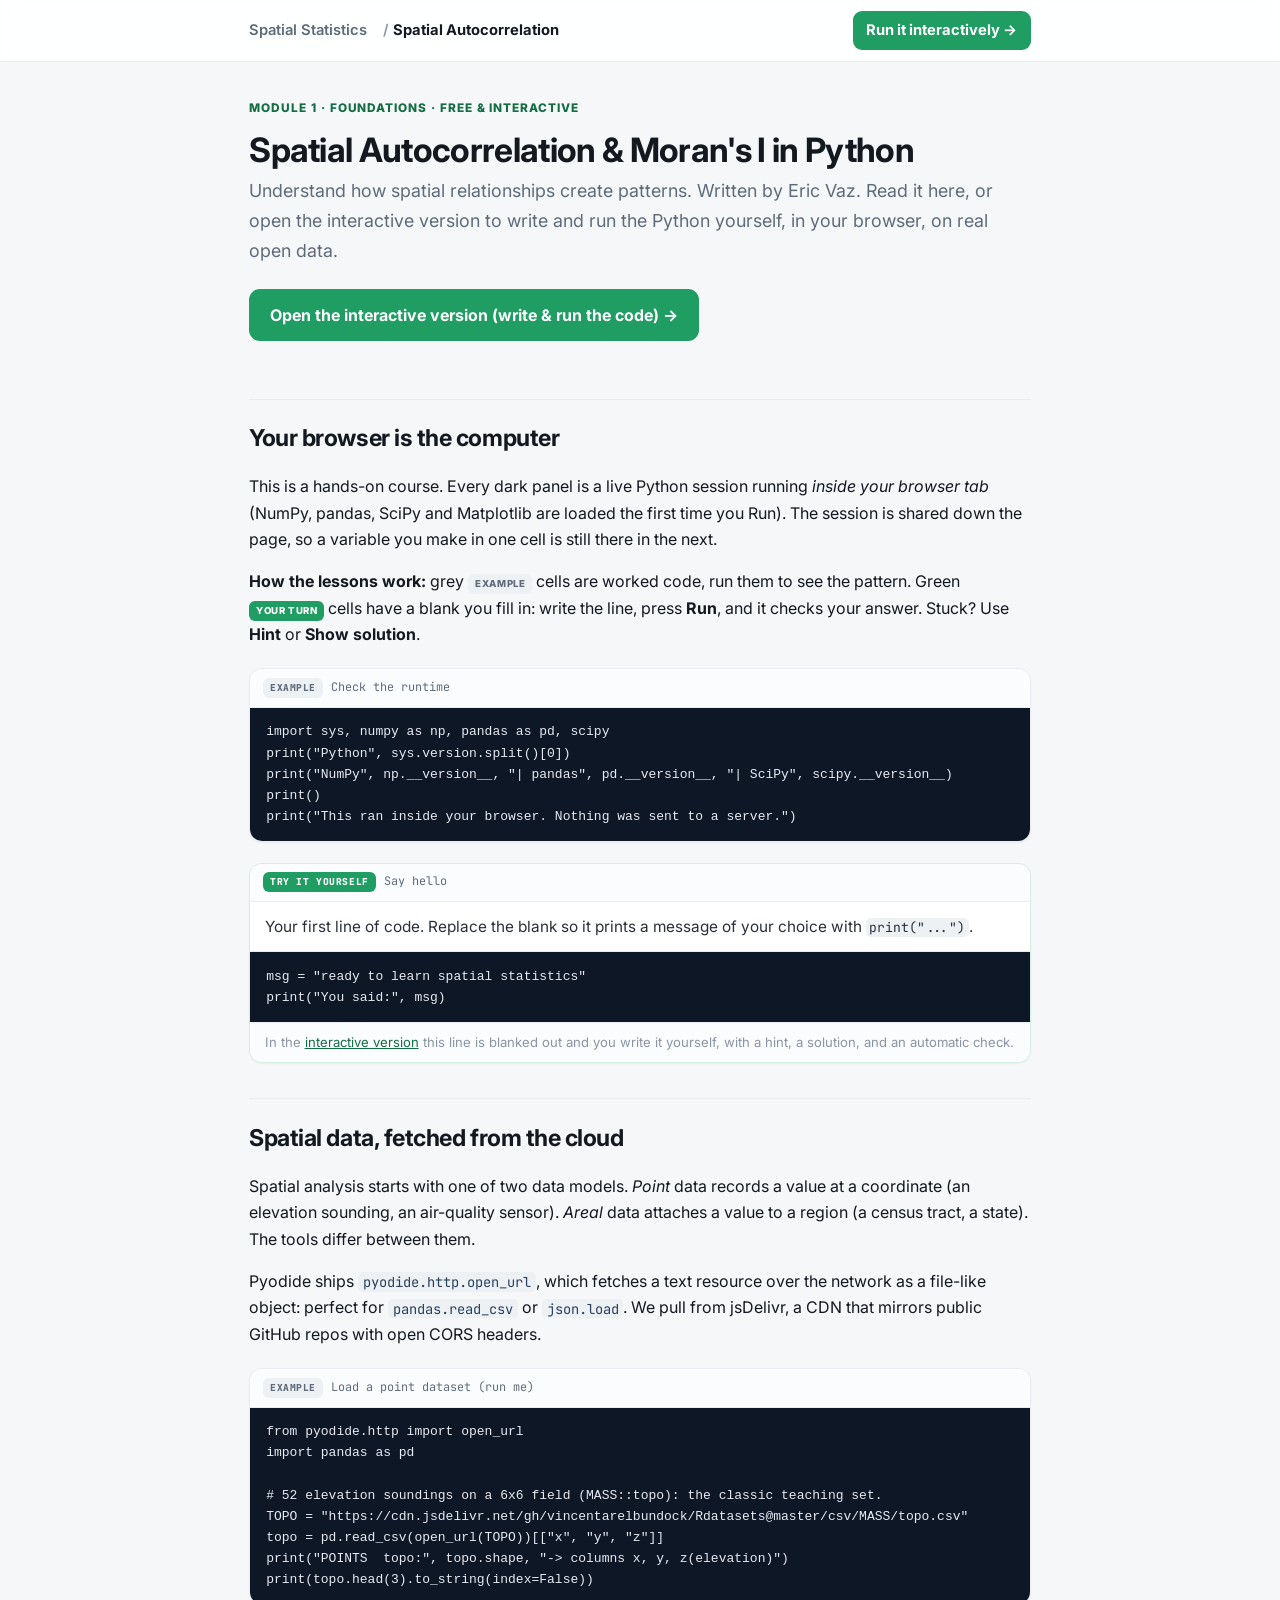
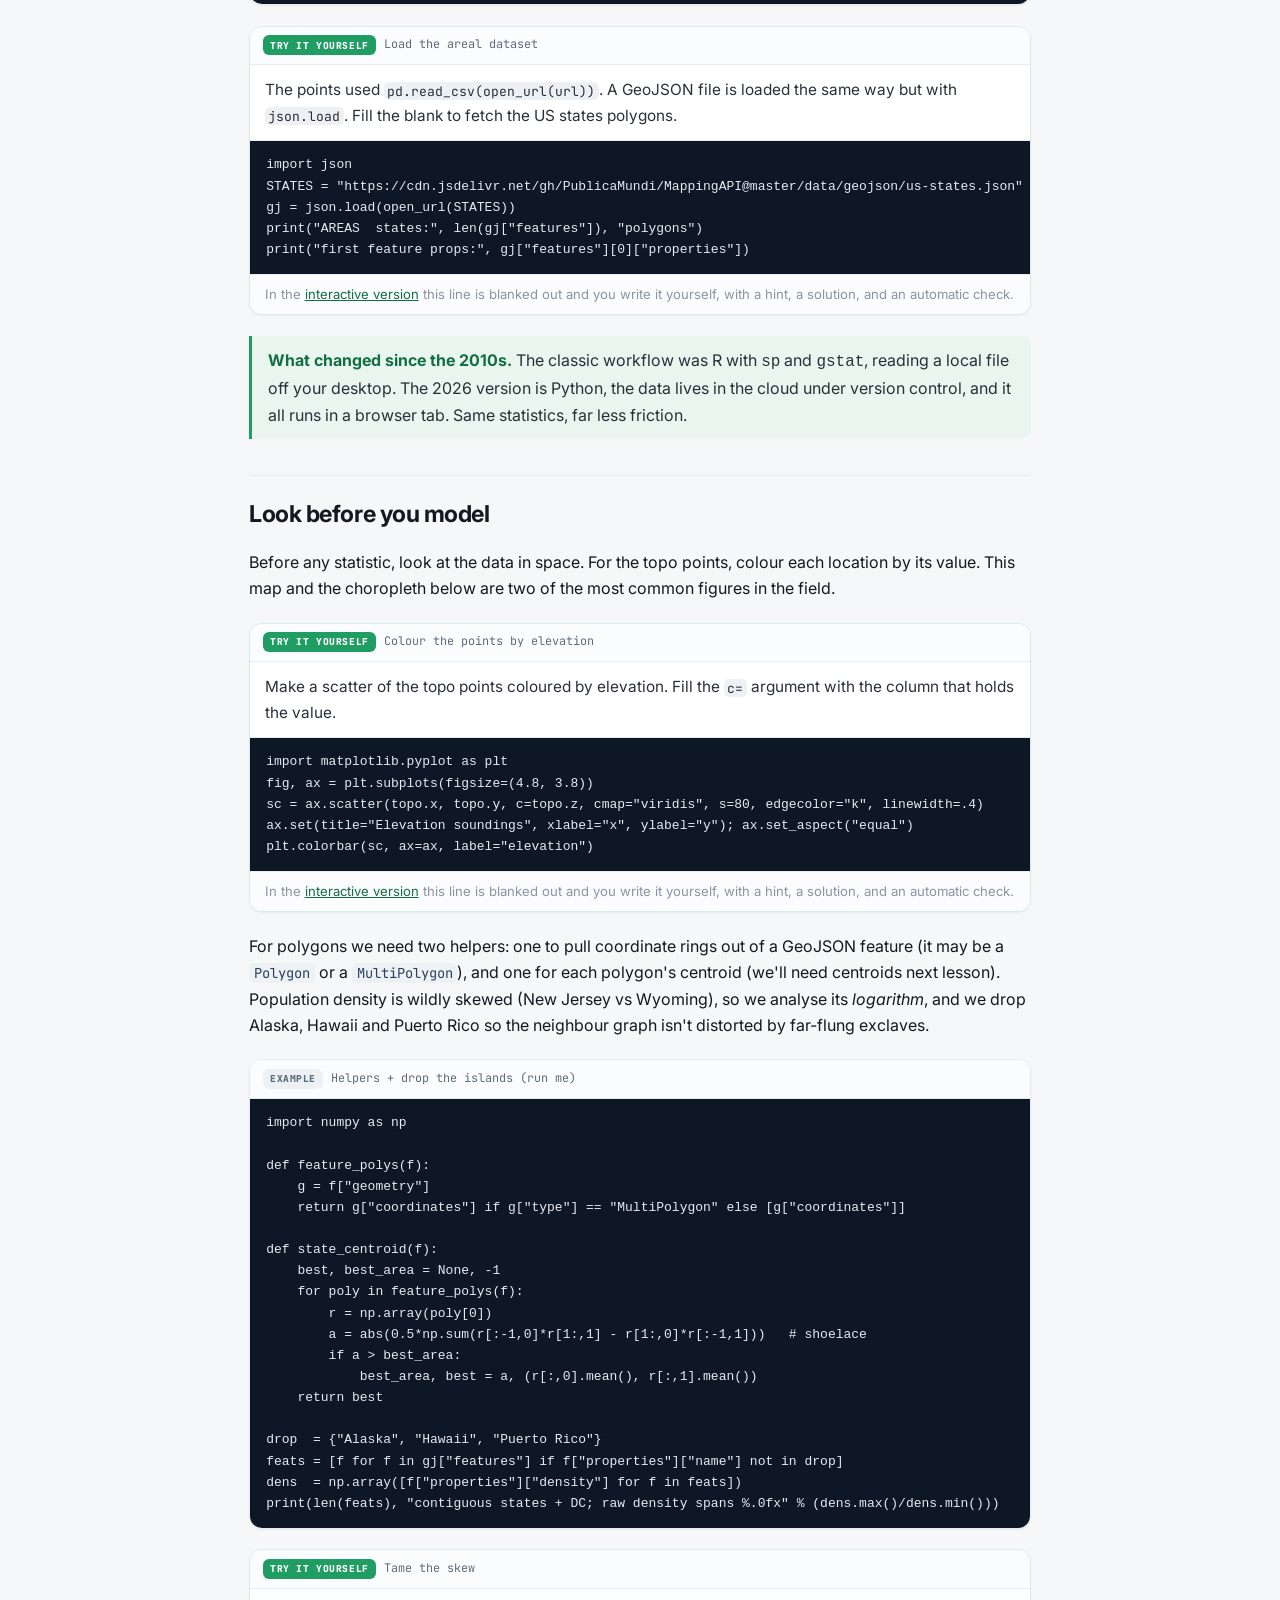
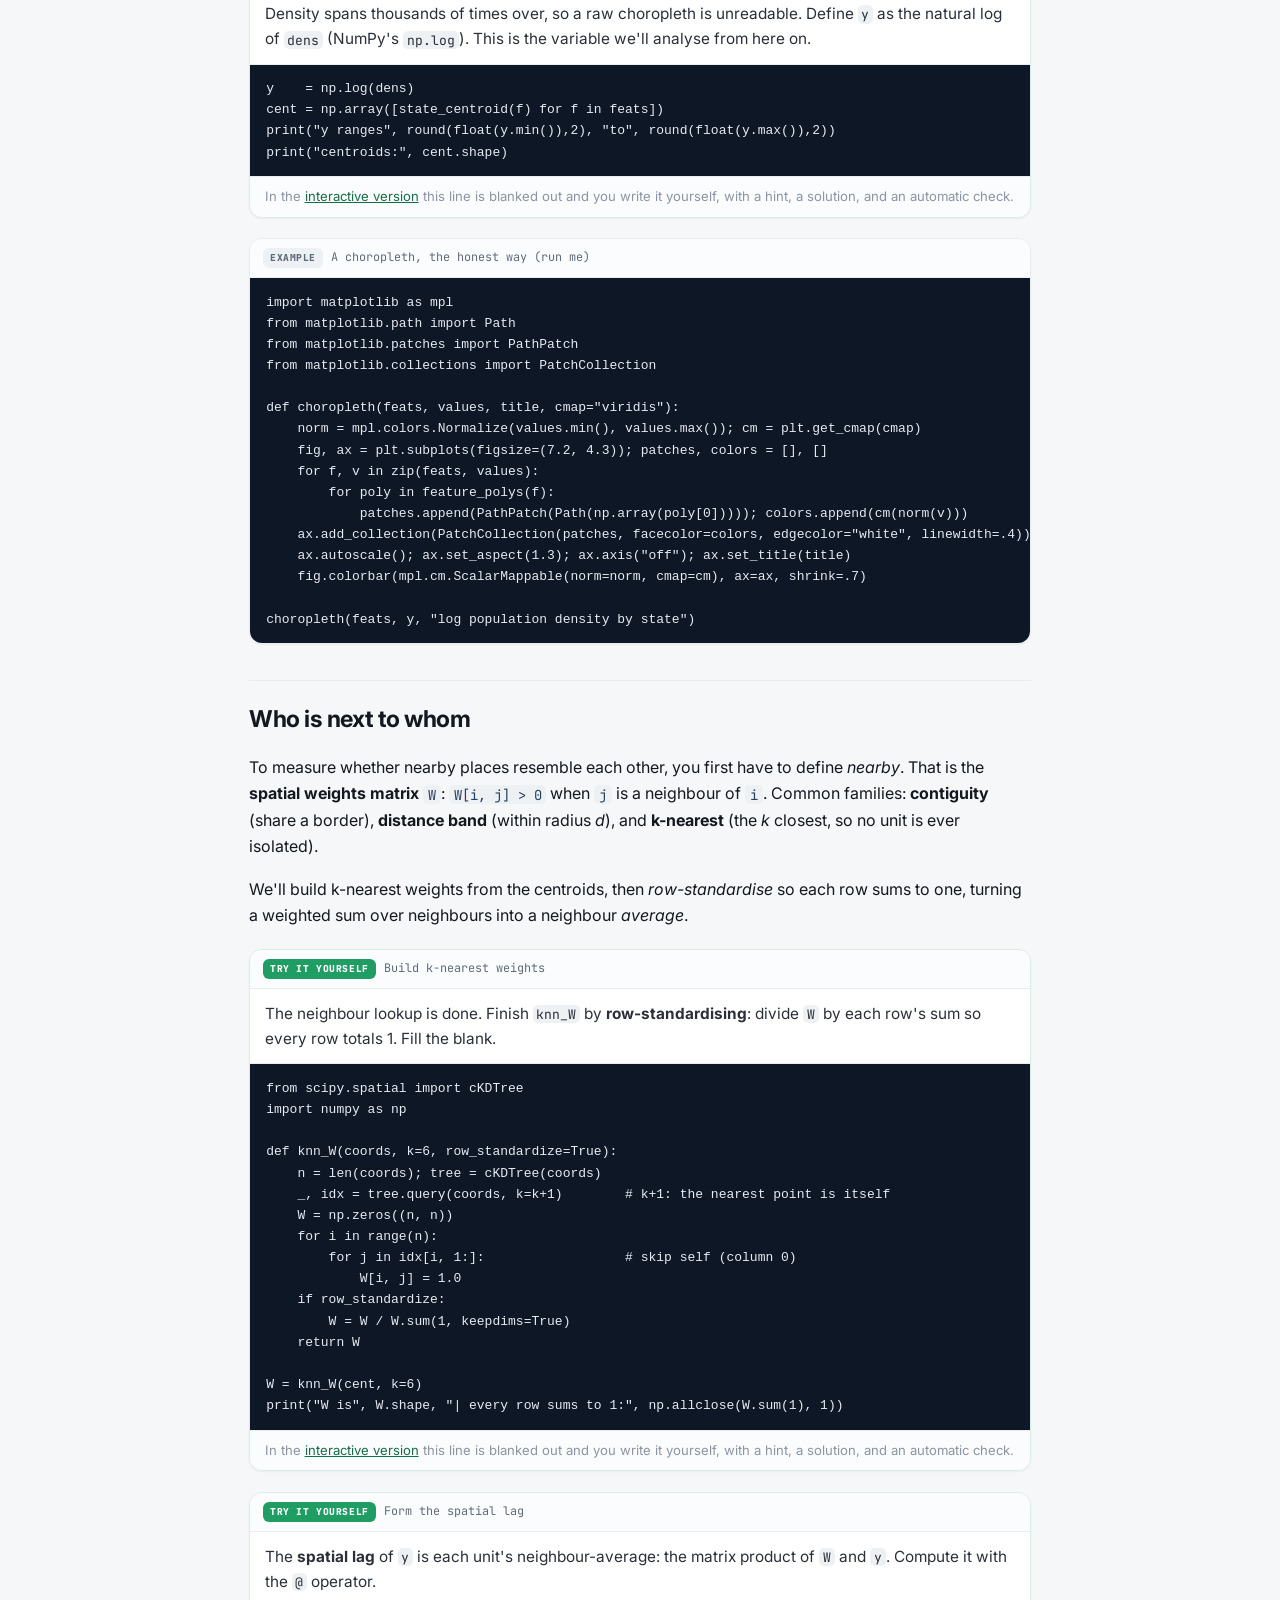
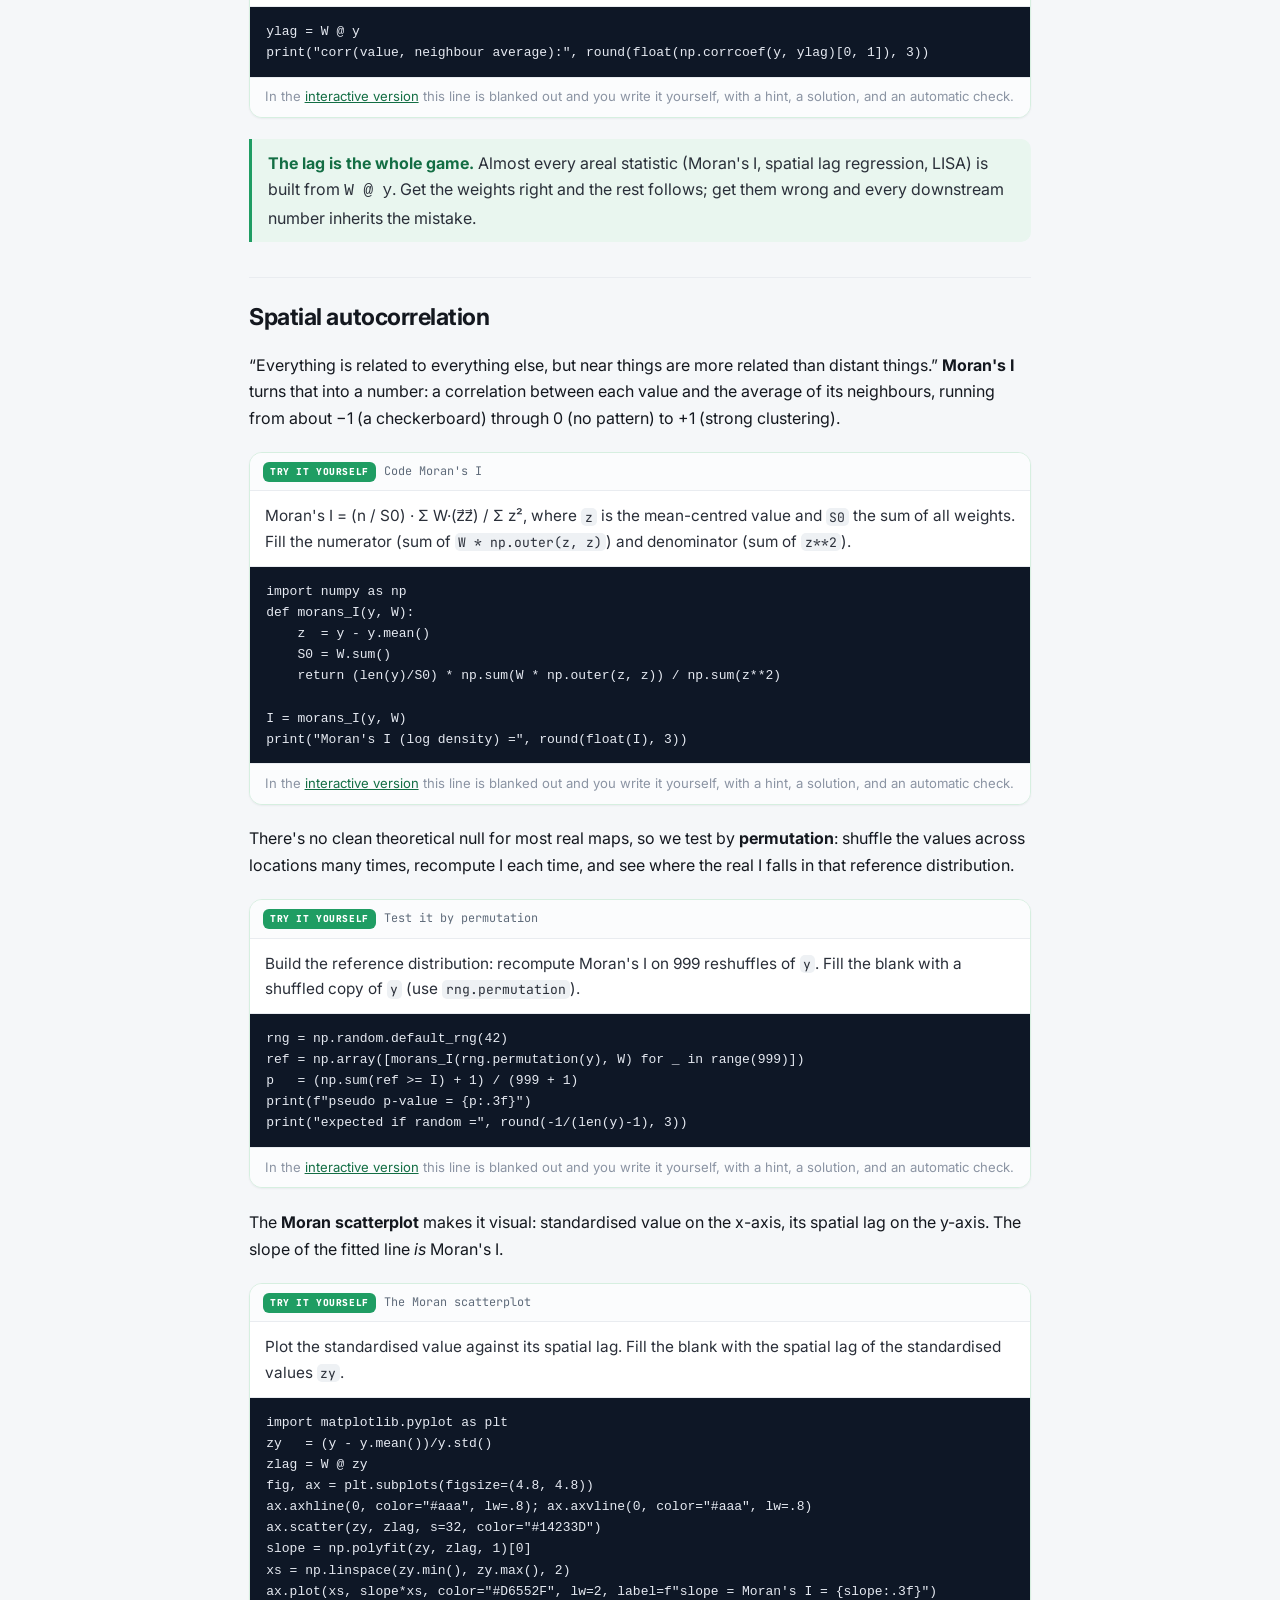
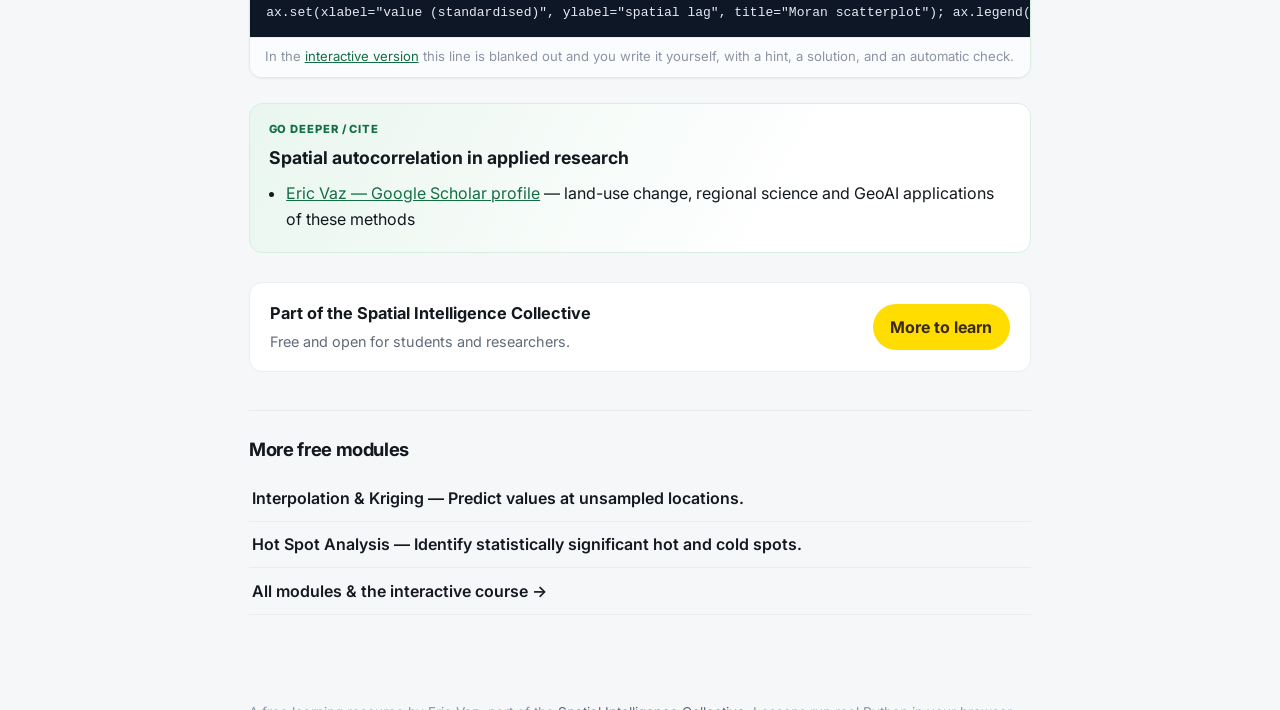
<file: spatstat/spatial-autocorrelation/index.html>
<!doctype html>
<html lang="en">
<head>
<meta charset="utf-8">
<meta name="viewport" content="width=device-width, initial-scale=1">
<title>Spatial Autocorrelation &amp; Moran's I in Python — free tutorial</title>
<meta name="description" content="Learn spatial autocorrelation and Moran's I in Python: build a spatial weights matrix, form the spatial lag, code Moran's I, run a permutation test, and read a Moran scatterplot. Free, interactive, runs in your browser.">
<meta name="keywords" content="spatial autocorrelation python, Moran's I python, spatial weights matrix, spatial lag, Moran scatterplot, permutation test, global spatial autocorrelation, spatial statistics tutorial">
<meta name="author" content="Eric Vaz">
<link rel="canonical" href="https://lab.spatialintelligence.network/spatstat/spatial-autocorrelation/">
<meta property="og:type" content="article">
<meta property="og:url" content="https://lab.spatialintelligence.network/spatstat/spatial-autocorrelation/">
<meta property="og:title" content="Spatial Autocorrelation &amp; Moran's I in Python — free tutorial">
<meta property="og:description" content="Learn spatial autocorrelation and Moran's I in Python: build a spatial weights matrix, form the spatial lag, code Moran's I, run a permutation test, and read a Moran scatterplot. Free, interactive, runs in your browser.">
<meta property="og:site_name" content="SIC Lab · Spatial Intelligence Collective">
<meta property="og:image" content="https://spatialintelligence.network/assets/art/og-sic.jpg">
<meta name="twitter:card" content="summary_large_image">
<meta name="twitter:title" content="Spatial Autocorrelation &amp; Moran's I in Python — free tutorial">
<meta name="twitter:description" content="Learn spatial autocorrelation and Moran's I in Python: build a spatial weights matrix, form the spatial lag, code Moran's I, run a permutation test, and read a Moran scatterplot. Free, interactive, runs in your browser.">
<meta name="twitter:image" content="https://spatialintelligence.network/assets/art/og-sic.jpg">
<link rel="preconnect" href="https://fonts.googleapis.com">
<link rel="preconnect" href="https://fonts.gstatic.com" crossorigin>
<link href="https://fonts.googleapis.com/css2?family=Inter:wght@400;500;600;700;800&family=JetBrains+Mono:wght@400;500&display=swap" rel="stylesheet">
<script type="application/ld+json">{"@context":"https://schema.org","@graph":[{"@type":"Person","@id":"https://spatialintelligence.network/people/#eric-vaz","name":"Eric Vaz","url":"https://spatialintelligence.network/people/#eric-vaz","jobTitle":"Full Professor of Geography and Environmental Studies","affiliation":{"@type":"CollegeOrUniversity","name":"Toronto Metropolitan University"},"sameAs":["https://scholar.google.com/citations?user=EfpbSEYAAAAJ&hl=en","https://orcid.org/0000-0003-1738-2677","https://www.linkedin.com/in/ericnvaz","https://open.spotify.com/show/0ECGFXqx3F9GSlr7YksOAo","https://podcasts.apple.com/ca/podcast/geography-of-opportunity/id1851837987","https://ericvazshow.substack.com/"]},{"@type":"LearningResource","@id":"https://lab.spatialintelligence.network/spatstat/spatial-autocorrelation/#resource","name":"Spatial Autocorrelation & Moran's I in Python — free tutorial","description":"Learn spatial autocorrelation and Moran's I in Python: build a spatial weights matrix, form the spatial lag, code Moran's I, run a permutation test, and read a Moran scatterplot. Free, interactive, runs in your browser.","url":"https://lab.spatialintelligence.network/spatstat/spatial-autocorrelation/","inLanguage":"en","isAccessibleForFree":true,"learningResourceType":"tutorial","teaches":["Your browser is the computer","Spatial data, fetched from the cloud","Look before you model","Who is next to whom","Spatial autocorrelation"],"isPartOf":{"@id":"https://lab.spatialintelligence.network/spatstat/#course"},"author":{"@id":"https://spatialintelligence.network/people/#eric-vaz"}},{"@type":"BreadcrumbList","itemListElement":[{"@type":"ListItem","position":1,"name":"Spatial Statistics","item":"https://lab.spatialintelligence.network/spatstat/"},{"@type":"ListItem","position":2,"name":"Spatial Autocorrelation","item":"https://lab.spatialintelligence.network/spatstat/spatial-autocorrelation/"}]}]}</script>
<style>*{box-sizing:border-box}
:root{--green:#1f9d63;--green-700:#136e44;--green-50:#e9f6ef;--green-100:#d6efe0;--ink:#14181f;--ink-2:#2a2f39;--gray:#5f6b7a;--muted:#8b94a3;--bg:#f5f7f9;--card:#fff;--line:#e9ecf0;--term-bg:#0e1726;--term-fg:#e6eaf2;--sans:"Inter",system-ui,-apple-system,Segoe UI,Roboto,sans-serif;--mono:"JetBrains Mono",ui-monospace,SFMono-Regular,Menlo,monospace}
body{margin:0;background:var(--bg);color:var(--ink);font-family:var(--sans);font-size:16px;line-height:1.65;-webkit-font-smoothing:antialiased}
a{color:var(--green-700)}
.bar{position:sticky;top:0;z-index:5;background:rgba(255,255,255,.9);backdrop-filter:blur(10px);border-bottom:1px solid var(--line)}
.bar-in{max-width:820px;margin:0 auto;padding:.7rem 1.2rem;display:flex;align-items:center;gap:1rem;font-weight:600;font-size:.92rem}
.bar a{color:var(--gray);text-decoration:none}.bar a:hover{color:var(--green-700)}
.bar .crumb{flex:1;color:var(--muted)}.bar .crumb b{color:var(--ink)}
.bar .run{background:var(--green);color:#fff;border-radius:9px;padding:.45rem .85rem;font-weight:700;white-space:nowrap}
main{max-width:820px;margin:0 auto;padding:1.6rem 1.2rem 4rem}
.eyebrow{color:var(--green-700);font-weight:800;font-size:.74rem;letter-spacing:.08em;text-transform:uppercase}
h1{font-size:2.1rem;letter-spacing:-.02em;margin:.3rem 0 .5rem;line-height:1.12}
h2{font-size:1.45rem;letter-spacing:-.02em;margin:2.2rem 0 .4rem;padding-top:1.2rem;border-top:1px solid var(--line)}
h3{font-size:1.1rem;margin:1.2rem 0 .3rem}
.lede{font-size:1.12rem;color:var(--gray);margin:.2rem 0 1.2rem}
.cta{display:inline-flex;align-items:center;gap:.5rem;background:var(--green);color:#fff;font-weight:700;text-decoration:none;border-radius:11px;padding:.8rem 1.3rem;margin:.3rem 0 1.4rem}
.cta:hover{background:var(--green-700)}
.prose{margin:.9rem 0}.prose code{font-family:var(--mono);font-size:.86em;background:#eef1f4;padding:.06em .35em;border-radius:5px;color:#28415f}
.prose ul{padding-left:1.2rem}
.aside{border-left:3px solid var(--green);background:var(--green-50);padding:.7rem 1rem;border-radius:0 10px 10px 0;margin:1.2rem 0;color:var(--ink-2)}
.aside strong{color:var(--green-700)}
.hh{color:#e5573f;font-weight:800}.ll{color:#3b82c4;font-weight:800}.hl{color:#f3a594;font-weight:800}.lh{color:#9cc2e6;font-weight:800}
figure.code{margin:1.3rem 0;border:1px solid var(--line);border-radius:13px;overflow:hidden;background:#fff;box-shadow:0 1px 2px rgba(16,24,40,.05)}
figure.code.ex{border-color:var(--green-100)}
figcaption{font-family:var(--mono);font-size:.74rem;color:var(--gray);padding:.55rem .8rem;background:#fbfcfd;border-bottom:1px solid var(--line)}
.tag{display:inline-block;font-size:.6rem;font-weight:800;text-transform:uppercase;letter-spacing:.06em;padding:.13rem .44rem;border-radius:6px;margin-right:.5rem;background:#eef1f4;color:#5f6b7a}
.tag-task{background:var(--green);color:#fff}
.ex-prompt{padding:.75rem .9rem;font-size:.96rem;color:var(--ink-2);border-bottom:1px solid var(--line)}
.ex-prompt code{font-family:var(--mono);font-size:.85em;background:#eef1f4;padding:.05em .3em;border-radius:5px}
pre{margin:0;padding:.85rem 1rem;background:var(--term-bg);color:var(--term-fg);overflow-x:auto;font-family:var(--mono);font-size:13px;line-height:1.55}
.ex-note{margin:0;padding:.55rem .9rem;font-size:.82rem;color:var(--muted);background:#fbfcfd;border-top:1px solid var(--line)}
.further{border:1px solid var(--green-100);background:linear-gradient(120deg,var(--green-50),#fff 70%);border-radius:13px;padding:1rem 1.15rem;margin:1.6rem 0}
.further .ey{font-size:.7rem;font-weight:800;text-transform:uppercase;letter-spacing:.08em;color:var(--green-700)}
.further h3{margin:.25rem 0 .5rem}.further ul{margin:.2rem 0;padding-left:1.1rem}
.more{margin-top:2.4rem;border-top:1px solid var(--line);padding-top:1.4rem}
.more h2{border:0;padding:0;margin:0 0 .7rem;font-size:1.15rem}
.more a{display:block;padding:.6rem .2rem;text-decoration:none;color:var(--ink);font-weight:600;border-bottom:1px solid var(--line)}
.more a:hover{color:var(--green-700)}
.coffee{display:flex;gap:1rem;align-items:center;flex-wrap:wrap;justify-content:space-between;margin-top:1.8rem;padding:1.1rem 1.25rem;border:1px solid var(--line);border-radius:13px;background:#fff}
.coffee b{font-size:1.02rem}.coffee span{display:block;color:var(--gray);font-weight:400;font-size:.9rem;margin-top:.15rem}
.coffee a{display:inline-flex;gap:.5rem;align-items:center;font-weight:700;background:#ffdd00;color:#3a2a12;border-radius:999px;padding:.6rem 1.1rem;text-decoration:none;white-space:nowrap}
.coffee a:hover{filter:brightness(.96)}
footer{max-width:820px;margin:0 auto;padding:1.4rem 1.2rem 3rem;color:var(--muted);font-size:.85rem}
footer a{color:var(--gray)}</style>
</head>
<body>
<div class="bar"><div class="bar-in">
  <a href="/spatstat/">Spatial Statistics</a>
  <span class="crumb">/ <b>Spatial Autocorrelation</b></span>
  <a class="run" href="/spatstat/#/module/spatial-autocorrelation">Run it interactively →</a>
</div></div>
<main>
  <p class="eyebrow">Module 1 · Foundations · Free &amp; interactive</p>
  <h1>Spatial Autocorrelation &amp; Moran's I in Python</h1>
  <p class="lede">Understand how spatial relationships create patterns. Written by Eric Vaz. Read it here, or open the interactive version to write and run the Python yourself, in your browser, on real open data.</p>
  <a class="cta" href="/spatstat/#/module/spatial-autocorrelation">Open the interactive version (write &amp; run the code) →</a>
  <section><h2>Your browser is the computer</h2><div class="prose"><p>This is a hands-on course. Every dark panel is a live Python session running <em>inside your browser tab</em> (NumPy, pandas, SciPy and Matplotlib are loaded the first time you Run). The session is shared down the page, so a variable you make in one cell is still there in the next.</p><p><strong>How the lessons work:</strong> grey <span class="tag tag-ex" style="margin:0">Example</span> cells are worked code, run them to see the pattern. Green <span class="tag tag-task" style="margin:0">Your turn</span> cells have a blank you fill in: write the line, press <b>Run</b>, and it checks your answer. Stuck? Use <b>Hint</b> or <b>Show solution</b>.</p></div>
<figure class="code"><figcaption><span class="tag">Example</span>Check the runtime</figcaption><pre><code>import sys, numpy as np, pandas as pd, scipy
print("Python", sys.version.split()[0])
print("NumPy", np.__version__, "| pandas", pd.__version__, "| SciPy", scipy.__version__)
print()
print("This ran inside your browser. Nothing was sent to a server.")</code></pre></figure>
<figure class="code ex"><figcaption><span class="tag tag-task">Try it yourself</span>Say hello</figcaption>
      <div class="ex-prompt">Your first line of code. Replace the blank so it prints a message of your choice with <code>print("...")</code>.</div>
      <pre><code>msg = "ready to learn spatial statistics"
print("You said:", msg)</code></pre>
      <p class="ex-note">In the <a href="/spatstat/#/module/spatial-autocorrelation">interactive version</a> this line is blanked out and you write it yourself, with a hint, a solution, and an automatic check.</p></figure></section>
<section><h2>Spatial data, fetched from the cloud</h2><div class="prose"><p>Spatial analysis starts with one of two data models. <em>Point</em> data records a value at a coordinate (an elevation sounding, an air-quality sensor). <em>Areal</em> data attaches a value to a region (a census tract, a state). The tools differ between them.</p><p>Pyodide ships <code>pyodide.http.open_url</code>, which fetches a text resource over the network as a file-like object: perfect for <code>pandas.read_csv</code> or <code>json.load</code>. We pull from jsDelivr, a CDN that mirrors public GitHub repos with open CORS headers.</p></div>
<figure class="code"><figcaption><span class="tag">Example</span>Load a point dataset (run me)</figcaption><pre><code>from pyodide.http import open_url
import pandas as pd

# 52 elevation soundings on a 6x6 field (MASS::topo): the classic teaching set.
TOPO = "https://cdn.jsdelivr.net/gh/vincentarelbundock/Rdatasets@master/csv/MASS/topo.csv"
topo = pd.read_csv(open_url(TOPO))[["x", "y", "z"]]
print("POINTS  topo:", topo.shape, "-&gt; columns x, y, z(elevation)")
print(topo.head(3).to_string(index=False))</code></pre></figure>
<figure class="code ex"><figcaption><span class="tag tag-task">Try it yourself</span>Load the areal dataset</figcaption>
      <div class="ex-prompt">The points used <code>pd.read_csv(open_url(url))</code>. A GeoJSON file is loaded the same way but with <code>json.load</code>. Fill the blank to fetch the US states polygons.</div>
      <pre><code>import json
STATES = "https://cdn.jsdelivr.net/gh/PublicaMundi/MappingAPI@master/data/geojson/us-states.json"
gj = json.load(open_url(STATES))
print("AREAS  states:", len(gj["features"]), "polygons")
print("first feature props:", gj["features"][0]["properties"])</code></pre>
      <p class="ex-note">In the <a href="/spatstat/#/module/spatial-autocorrelation">interactive version</a> this line is blanked out and you write it yourself, with a hint, a solution, and an automatic check.</p></figure>
<aside class="aside"><strong>What changed since the 2010s.</strong> The classic workflow was R with <code>sp</code> and <code>gstat</code>, reading a local file off your desktop. The 2026 version is Python, the data lives in the cloud under version control, and it all runs in a browser tab. Same statistics, far less friction.</aside></section>
<section><h2>Look before you model</h2><div class="prose"><p>Before any statistic, look at the data in space. For the topo points, colour each location by its value. This map and the choropleth below are two of the most common figures in the field.</p></div>
<figure class="code ex"><figcaption><span class="tag tag-task">Try it yourself</span>Colour the points by elevation</figcaption>
      <div class="ex-prompt">Make a scatter of the topo points coloured by elevation. Fill the <code>c=</code> argument with the column that holds the value.</div>
      <pre><code>import matplotlib.pyplot as plt
fig, ax = plt.subplots(figsize=(4.8, 3.8))
sc = ax.scatter(topo.x, topo.y, c=topo.z, cmap="viridis", s=80, edgecolor="k", linewidth=.4)
ax.set(title="Elevation soundings", xlabel="x", ylabel="y"); ax.set_aspect("equal")
plt.colorbar(sc, ax=ax, label="elevation")</code></pre>
      <p class="ex-note">In the <a href="/spatstat/#/module/spatial-autocorrelation">interactive version</a> this line is blanked out and you write it yourself, with a hint, a solution, and an automatic check.</p></figure>
<div class="prose"><p>For polygons we need two helpers: one to pull coordinate rings out of a GeoJSON feature (it may be a <code>Polygon</code> or a <code>MultiPolygon</code>), and one for each polygon's centroid (we'll need centroids next lesson). Population density is wildly skewed (New Jersey vs Wyoming), so we analyse its <em>logarithm</em>, and we drop Alaska, Hawaii and Puerto Rico so the neighbour graph isn't distorted by far-flung exclaves.</p></div>
<figure class="code"><figcaption><span class="tag">Example</span>Helpers + drop the islands (run me)</figcaption><pre><code>import numpy as np

def feature_polys(f):
    g = f["geometry"]
    return g["coordinates"] if g["type"] == "MultiPolygon" else [g["coordinates"]]

def state_centroid(f):
    best, best_area = None, -1
    for poly in feature_polys(f):
        r = np.array(poly[0])
        a = abs(0.5*np.sum(r[:-1,0]*r[1:,1] - r[1:,0]*r[:-1,1]))   # shoelace
        if a &gt; best_area:
            best_area, best = a, (r[:,0].mean(), r[:,1].mean())
    return best

drop  = {"Alaska", "Hawaii", "Puerto Rico"}
feats = [f for f in gj["features"] if f["properties"]["name"] not in drop]
dens  = np.array([f["properties"]["density"] for f in feats])
print(len(feats), "contiguous states + DC; raw density spans %.0fx" % (dens.max()/dens.min()))</code></pre></figure>
<figure class="code ex"><figcaption><span class="tag tag-task">Try it yourself</span>Tame the skew</figcaption>
      <div class="ex-prompt">Density spans thousands of times over, so a raw choropleth is unreadable. Define <code>y</code> as the natural log of <code>dens</code> (NumPy's <code>np.log</code>). This is the variable we'll analyse from here on.</div>
      <pre><code>y    = np.log(dens)
cent = np.array([state_centroid(f) for f in feats])
print("y ranges", round(float(y.min()),2), "to", round(float(y.max()),2))
print("centroids:", cent.shape)</code></pre>
      <p class="ex-note">In the <a href="/spatstat/#/module/spatial-autocorrelation">interactive version</a> this line is blanked out and you write it yourself, with a hint, a solution, and an automatic check.</p></figure>
<figure class="code"><figcaption><span class="tag">Example</span>A choropleth, the honest way (run me)</figcaption><pre><code>import matplotlib as mpl
from matplotlib.path import Path
from matplotlib.patches import PathPatch
from matplotlib.collections import PatchCollection

def choropleth(feats, values, title, cmap="viridis"):
    norm = mpl.colors.Normalize(values.min(), values.max()); cm = plt.get_cmap(cmap)
    fig, ax = plt.subplots(figsize=(7.2, 4.3)); patches, colors = [], []
    for f, v in zip(feats, values):
        for poly in feature_polys(f):
            patches.append(PathPatch(Path(np.array(poly[0])))); colors.append(cm(norm(v)))
    ax.add_collection(PatchCollection(patches, facecolor=colors, edgecolor="white", linewidth=.4))
    ax.autoscale(); ax.set_aspect(1.3); ax.axis("off"); ax.set_title(title)
    fig.colorbar(mpl.cm.ScalarMappable(norm=norm, cmap=cm), ax=ax, shrink=.7)

choropleth(feats, y, "log population density by state")</code></pre></figure></section>
<section><h2>Who is next to whom</h2><div class="prose"><p>To measure whether nearby places resemble each other, you first have to define <em>nearby</em>. That is the <strong>spatial weights matrix</strong> <code>W</code>: <code>W[i, j] &gt; 0</code> when <code>j</code> is a neighbour of <code>i</code>. Common families: <strong>contiguity</strong> (share a border), <strong>distance band</strong> (within radius <em>d</em>), and <strong>k-nearest</strong> (the <em>k</em> closest, so no unit is ever isolated).</p><p>We'll build k-nearest weights from the centroids, then <em>row-standardise</em> so each row sums to one, turning a weighted sum over neighbours into a neighbour <em>average</em>.</p></div>
<figure class="code ex"><figcaption><span class="tag tag-task">Try it yourself</span>Build k-nearest weights</figcaption>
      <div class="ex-prompt">The neighbour lookup is done. Finish <code>knn_W</code> by <b>row-standardising</b>: divide <code>W</code> by each row's sum so every row totals 1. Fill the blank.</div>
      <pre><code>from scipy.spatial import cKDTree
import numpy as np

def knn_W(coords, k=6, row_standardize=True):
    n = len(coords); tree = cKDTree(coords)
    _, idx = tree.query(coords, k=k+1)        # k+1: the nearest point is itself
    W = np.zeros((n, n))
    for i in range(n):
        for j in idx[i, 1:]:                  # skip self (column 0)
            W[i, j] = 1.0
    if row_standardize:
        W = W / W.sum(1, keepdims=True)
    return W

W = knn_W(cent, k=6)
print("W is", W.shape, "| every row sums to 1:", np.allclose(W.sum(1), 1))</code></pre>
      <p class="ex-note">In the <a href="/spatstat/#/module/spatial-autocorrelation">interactive version</a> this line is blanked out and you write it yourself, with a hint, a solution, and an automatic check.</p></figure>
<figure class="code ex"><figcaption><span class="tag tag-task">Try it yourself</span>Form the spatial lag</figcaption>
      <div class="ex-prompt">The <strong>spatial lag</strong> of <code>y</code> is each unit's neighbour-average: the matrix product of <code>W</code> and <code>y</code>. Compute it with the <code>@</code> operator.</div>
      <pre><code>ylag = W @ y
print("corr(value, neighbour average):", round(float(np.corrcoef(y, ylag)[0, 1]), 3))</code></pre>
      <p class="ex-note">In the <a href="/spatstat/#/module/spatial-autocorrelation">interactive version</a> this line is blanked out and you write it yourself, with a hint, a solution, and an automatic check.</p></figure>
<aside class="aside"><strong>The lag is the whole game.</strong> Almost every areal statistic (Moran's I, spatial lag regression, LISA) is built from <code>W @ y</code>. Get the weights right and the rest follows; get them wrong and every downstream number inherits the mistake.</aside></section>
<section><h2>Spatial autocorrelation</h2><div class="prose"><p>&ldquo;Everything is related to everything else, but near things are more related than distant things.&rdquo; <strong>Moran's I</strong> turns that into a number: a correlation between each value and the average of its neighbours, running from about &minus;1 (a checkerboard) through 0 (no pattern) to +1 (strong clustering).</p></div>
<figure class="code ex"><figcaption><span class="tag tag-task">Try it yourself</span>Code Moran's I</figcaption>
      <div class="ex-prompt">Moran's I = (n / S0) &middot; &Sigma; W&middot;(z&#8407;z&#8407;) / &Sigma; z&#178;, where <code>z</code> is the mean-centred value and <code>S0</code> the sum of all weights. Fill the numerator (sum of <code>W * np.outer(z, z)</code>) and denominator (sum of <code>z**2</code>).</div>
      <pre><code>import numpy as np
def morans_I(y, W):
    z  = y - y.mean()
    S0 = W.sum()
    return (len(y)/S0) * np.sum(W * np.outer(z, z)) / np.sum(z**2)

I = morans_I(y, W)
print("Moran's I (log density) =", round(float(I), 3))</code></pre>
      <p class="ex-note">In the <a href="/spatstat/#/module/spatial-autocorrelation">interactive version</a> this line is blanked out and you write it yourself, with a hint, a solution, and an automatic check.</p></figure>
<div class="prose"><p>There's no clean theoretical null for most real maps, so we test by <strong>permutation</strong>: shuffle the values across locations many times, recompute I each time, and see where the real I falls in that reference distribution.</p></div>
<figure class="code ex"><figcaption><span class="tag tag-task">Try it yourself</span>Test it by permutation</figcaption>
      <div class="ex-prompt">Build the reference distribution: recompute Moran's I on 999 reshuffles of <code>y</code>. Fill the blank with a shuffled copy of <code>y</code> (use <code>rng.permutation</code>).</div>
      <pre><code>rng = np.random.default_rng(42)
ref = np.array([morans_I(rng.permutation(y), W) for _ in range(999)])
p   = (np.sum(ref &gt;= I) + 1) / (999 + 1)
print(f"pseudo p-value = {p:.3f}")
print("expected if random =", round(-1/(len(y)-1), 3))</code></pre>
      <p class="ex-note">In the <a href="/spatstat/#/module/spatial-autocorrelation">interactive version</a> this line is blanked out and you write it yourself, with a hint, a solution, and an automatic check.</p></figure>
<div class="prose"><p>The <strong>Moran scatterplot</strong> makes it visual: standardised value on the x-axis, its spatial lag on the y-axis. The slope of the fitted line <em>is</em> Moran's I.</p></div>
<figure class="code ex"><figcaption><span class="tag tag-task">Try it yourself</span>The Moran scatterplot</figcaption>
      <div class="ex-prompt">Plot the standardised value against its spatial lag. Fill the blank with the spatial lag of the standardised values <code>zy</code>.</div>
      <pre><code>import matplotlib.pyplot as plt
zy   = (y - y.mean())/y.std()
zlag = W @ zy
fig, ax = plt.subplots(figsize=(4.8, 4.8))
ax.axhline(0, color="#aaa", lw=.8); ax.axvline(0, color="#aaa", lw=.8)
ax.scatter(zy, zlag, s=32, color="#14233D")
slope = np.polyfit(zy, zlag, 1)[0]
xs = np.linspace(zy.min(), zy.max(), 2)
ax.plot(xs, slope*xs, color="#D6552F", lw=2, label=f"slope = Moran's I = {slope:.3f}")
ax.set(xlabel="value (standardised)", ylabel="spatial lag", title="Moran scatterplot"); ax.legend()</code></pre>
      <p class="ex-note">In the <a href="/spatstat/#/module/spatial-autocorrelation">interactive version</a> this line is blanked out and you write it yourself, with a hint, a solution, and an automatic check.</p></figure>
<div class="further"><div class="ey">Go deeper / cite</div><h3>Spatial autocorrelation in applied research</h3><ul><li><a href="https://scholar.google.com/citations?user=EfpbSEYAAAAJ&hl=en" target="_blank" rel="noopener">Eric Vaz — Google Scholar profile</a> — land-use change, regional science and GeoAI applications of these methods</li></ul></div></section>
  <div class="coffee"><div><b>Part of the Spatial Intelligence Collective</b><span>Free and open for students and researchers.</span></div><a href="https://spatialintelligence.network/learn/">More to learn</a></div>
  <div class="more"><h2>More free modules</h2><a href="/spatstat/interpolation/">Interpolation &amp; Kriging — Predict values at unsampled locations.</a><a href="/spatstat/hot-spot-analysis/">Hot Spot Analysis — Identify statistically significant hot and cold spots.</a><a href="/spatstat/">All modules &amp; the interactive course →</a></div>
</main>
<footer>A free learning resource by Eric Vaz, part of the <a href="https://spatialintelligence.network/">Spatial Intelligence Collective</a>. Lessons run real Python in your browser via Pyodide; data is fetched live from open repositories. &copy; Eric Vaz — reuse freely with attribution. See more on <a href="https://scholar.google.com/citations?user=EfpbSEYAAAAJ&hl=en">Google Scholar</a>.</footer>
</body>
</html>
</file>
